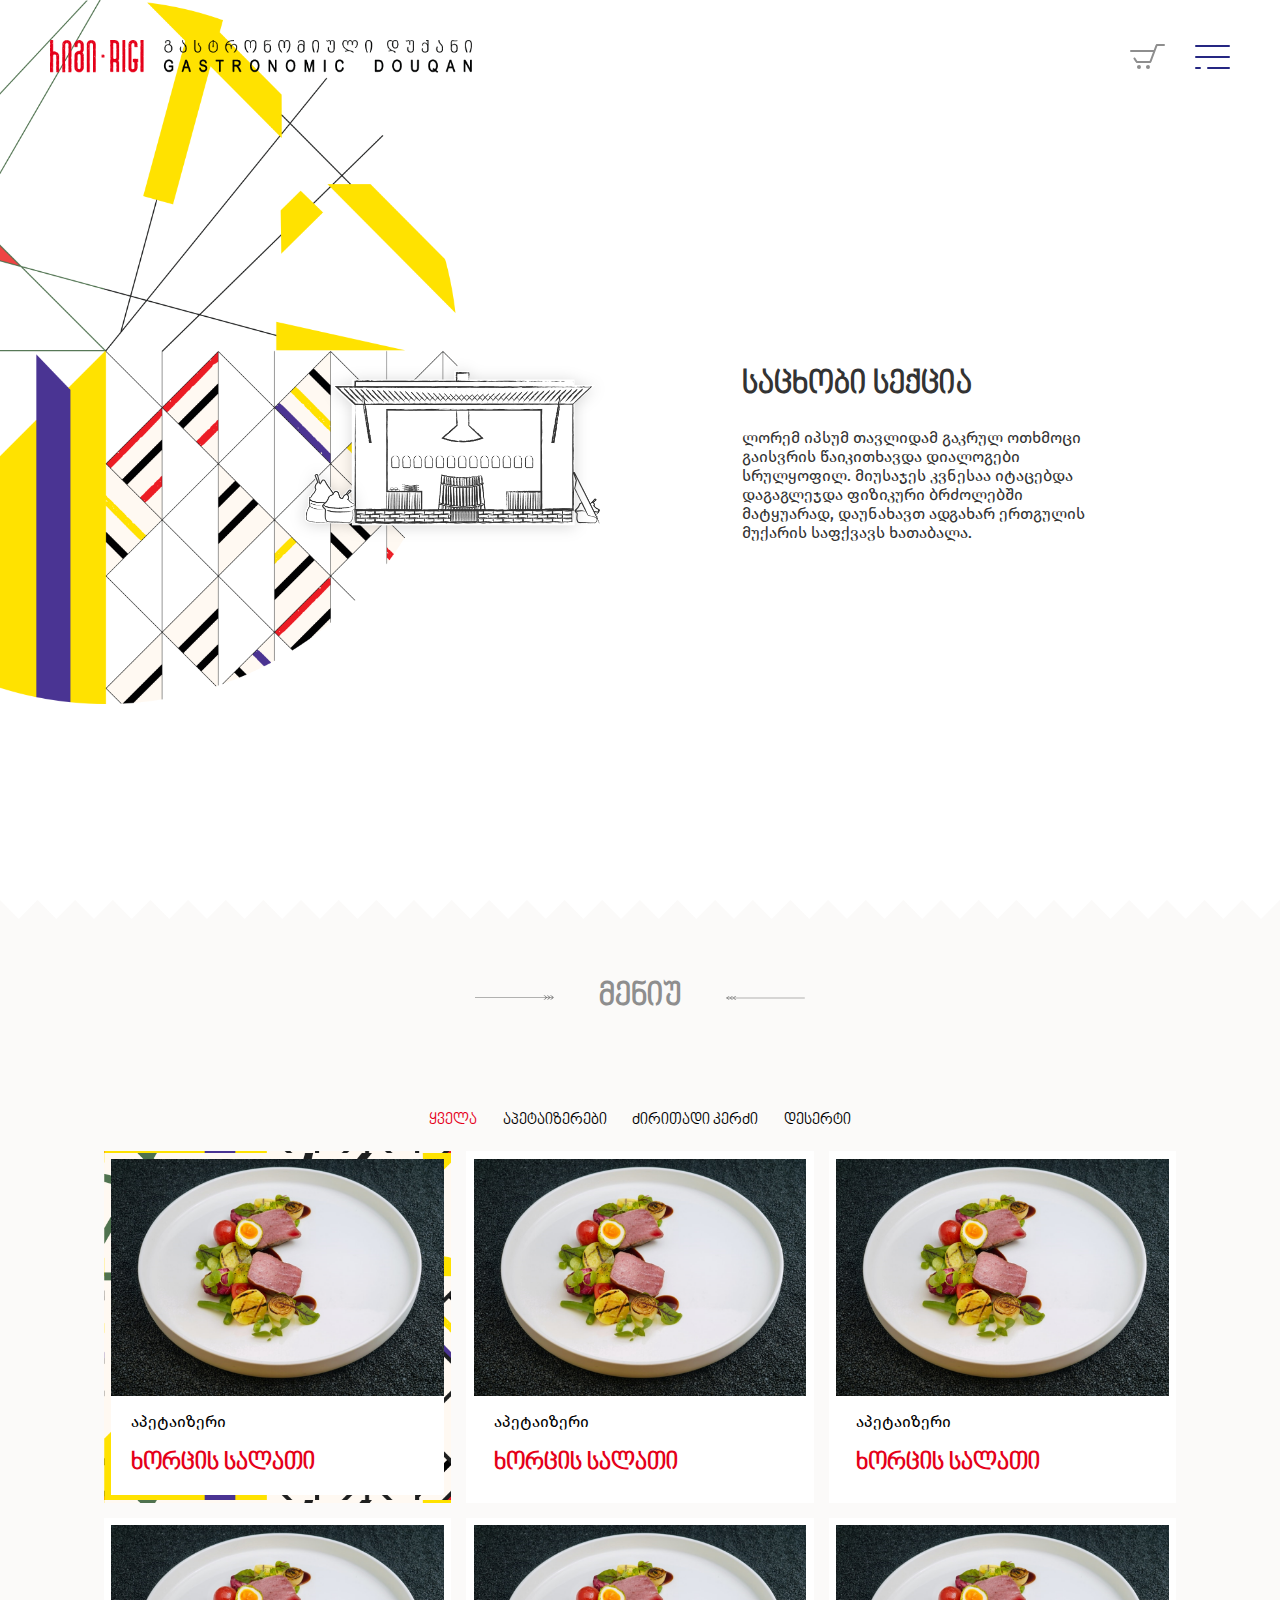
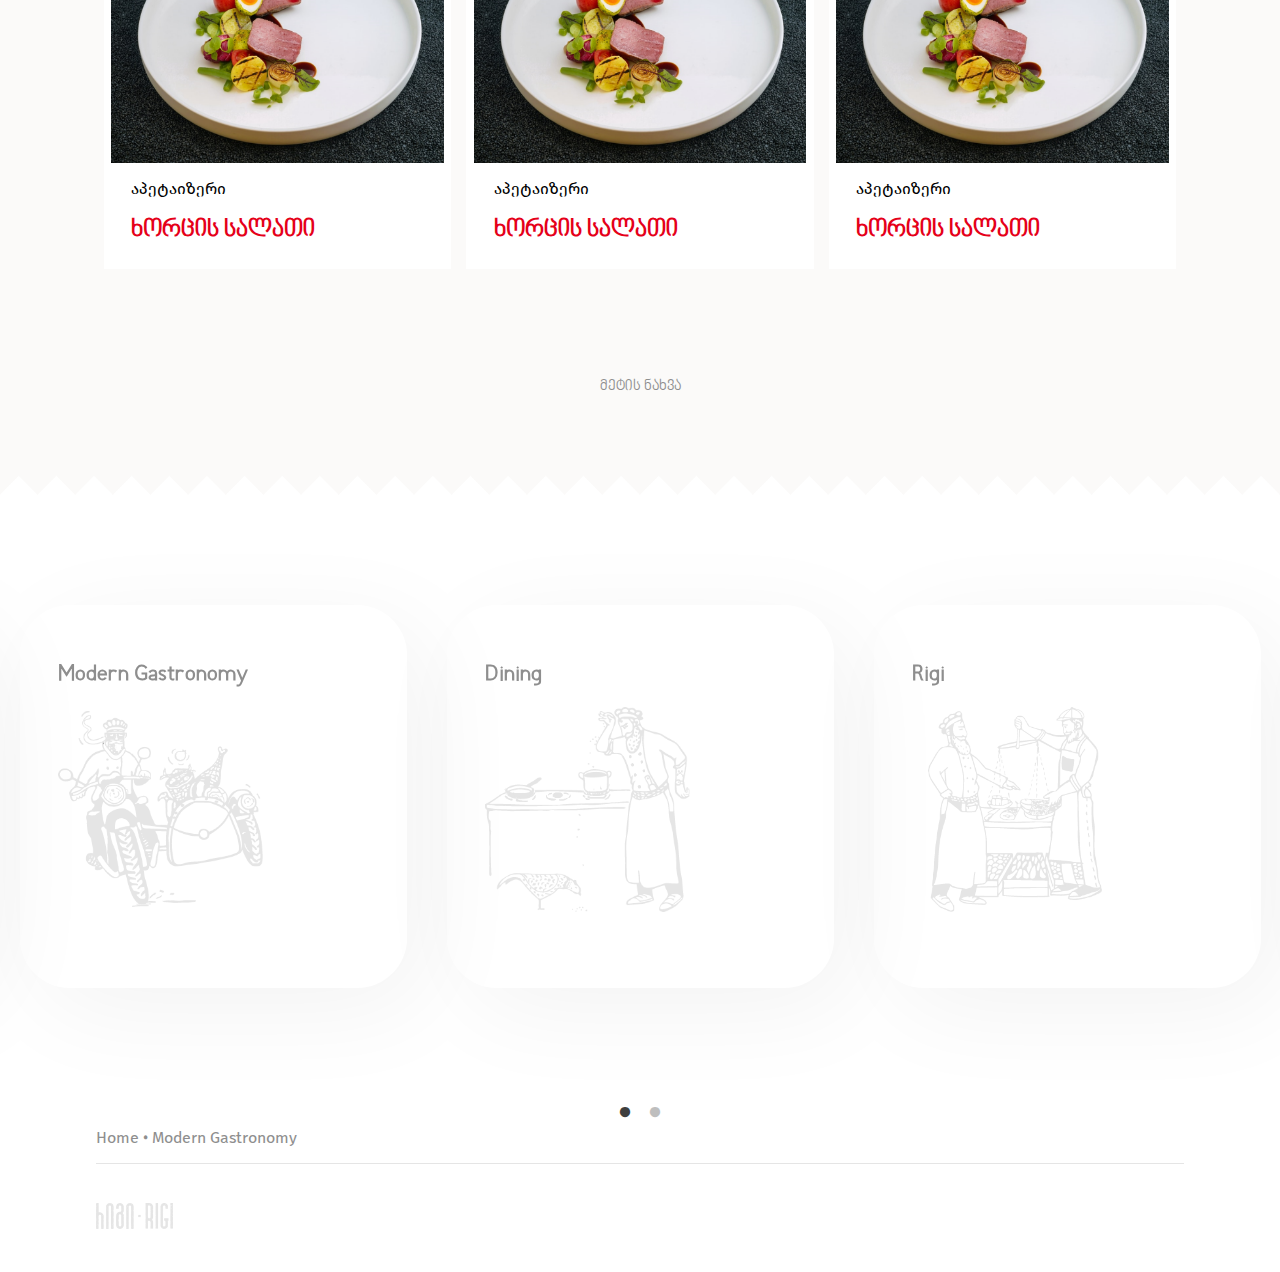
<file: bakery.html>
<!DOCTYPE html>
<html lang="en">
  <head>
    <meta charset="UTF-8" />
    <meta name="viewport" content="width=device-width, initial-scale=1.0" />
    <title>Document</title>
    <link
      rel="stylesheet"
      href="https://stackpath.bootstrapcdn.com/font-awesome/4.7.0/css/font-awesome.min.css"
    />
    <link rel="stylesheet" type="text/css" href="./js/slick/slick.css" />
    <link rel="stylesheet" type="text/css" href="./js/slick/slick-theme.css" />
    <link rel="stylesheet" href="./css/main.css" />
  </head>
  <body>
    <header id="header">
      <div class="left">
        <img class="logo" src="./images/logo-long.png" alt="" />
      </div>

      <div class="right">
        <img src="./images/shop.png" alt="Shop" /><img
          class="menu-btn"
          src="./images/menu.png"
          alt="Menu"
        />
      </div>
      <nav class="navbar">
        <i class="fa fa-times"></i>
        <ul class="menu">
          <li><a href="index.html">mTavari</a></li>
          <li><a href="shtagoneba.html">STagoneba</a></li>
          <li><a href="duqani.html">duqani</a></li>
          <li><a href="lukma-puri.html">lukma-puri</a></li>

          <li class="nav-item dropdown active">
            <a href="rigebi.html">rigebi</a>
            <ul class="dropdown-menu">
              <li class="active">
                <a class="dropdown-item" href="bakery.html">puris rigi</a>
              </li>
              <li>
                <a class="dropdown-item" href="shop.html">sabaylos rigi</a>
              </li>
              <li>
                <a class="dropdown-item" href="butchery.html">sayasbos rigi</a>
              </li>
              <li>
                <a class="dropdown-item" href="cheese.html">yvelis rigi</a>
              </li>
              <li><a class="dropdown-item" href="wine.html">Rvinis rigi</a></li>
            </ul>
          </li>
          <li><a href="#">kontaqti</a></li>
        </ul>
        <div class="bottom">
          <div class="social">
            <a href="http://facebook.com">
              <i class="fa fa-facebook-square"></i></a
            ><a href="http://instagram.com"> <i class="fa fa-instagram"></i></a>
          </div>
          <a class="phone-link" href="tel:+995322555555">+995 32 2 55 55 55</a>
        </div>
      </nav>
    </header>
    <section class="rigebi">
      <div class="rigi left">
        <img class="bg" src="./images/rigebi-bg.png" alt="Background" />
        <img class="shop" src="./images/rigi-bakery.png" alt="Bakery" />
        <div class="text">
          <h2>საცხობი სექცია</h2>
          <p>
            ლორემ იპსუმ თავლიდამ გაკრულ ოთხმოცი გაისვრის წაიკითხავდა დიალოგები
            სრულყოფილ. მიუსაჯეს კვნესაა იტაცებდა დაგაგლეჯდა ფიზიკური ბრძოლებში
            მატყუარად, დაუნახავთ ადგახარ ერთგულის მუქარის საფქვავს ხათაბალა.
          </p>
        </div>
      </div>
    </section>
    <section class="meniu">
      <img class="topline" src="./images/menu-line-top.png" alt="Topline" />
      <img class="botline" src="./images/menu-line-top.png" alt="Botline" />
      <div class="heading">
        <img src="./images/arrow-left.png" alt="Left" />
        <h1>მენიუ</h1>
        <img src="./images/arrow-right.png" alt="Right" />
      </div>
      <div class="categories">
        <ul>
          <li class="active">ყველა</li>
          <li>აპეტაიზერები</li>
          <li>ძირითადი კერძი</li>
          <li>დესერტი</li>
        </ul>
      </div>
      <div class="products">
        <div class="product">
          <img src="./images/food.png" alt="Product Image" />
          <div class="text">
            <p>აპეტაიზერი</p>
            <h2>ხორცის სალათი</h2>
          </div>
        </div>
        <div class="product">
          <img src="./images/food.png" alt="Product Image" />
          <div class="text">
            <p>აპეტაიზერი</p>
            <h2>ხორცის სალათი</h2>
          </div>
        </div>
        <div class="product">
          <img src="./images/food.png" alt="Product Image" />
          <div class="text">
            <p>აპეტაიზერი</p>
            <h2>ხორცის სალათი</h2>
          </div>
        </div>
        <div class="product">
          <img src="./images/food.png" alt="Product Image" />
          <div class="text">
            <p>აპეტაიზერი</p>
            <h2>ხორცის სალათი</h2>
          </div>
        </div>
        <div class="product">
          <img src="./images/food.png" alt="Product Image" />
          <div class="text">
            <p>აპეტაიზერი</p>
            <h2>ხორცის სალათი</h2>
          </div>
        </div>
        <div class="product">
          <img src="./images/food.png" alt="Product Image" />
          <div class="text">
            <p>აპეტაიზერი</p>
            <h2>ხორცის სალათი</h2>
          </div>
        </div>
      </div>
      <div class="load-more"><input type="submit" value="მეტის ნახვა" /></div>
    </section>
    <footer>
      <div class="slider-wrapper">
        <div class="slider">
          <h2>Modern Gastronomy</h2>
          <img src="./images/slider-1.png" alt="Modern Gastronomy" />
        </div>
        <div class="slider">
          <h2>Dining</h2>
          <img src="./images/slider-2.png" alt="Modern Gastronomy" />
        </div>
        <div class="slider">
          <h2>Rigi</h2>
          <img src="./images/slider-3.png" alt="Modern Gastronomy" />
        </div>
        <div class="slider">
          <h2>Inspiration</h2>
          <img src="./images/slider-4.png" alt="Modern Gastronomy" />
        </div>
      </div>
      <div class="container line"><p>Home • Modern Gastronomy</p></div>

      <div class="container">
        <img class="logo" src="./images/rigi-footer.png" alt="Footer Logo" />
      </div>
    </footer>
    <script src="js/jquery-3.5.1.min.js"></script>
    <script type="text/javascript" src="./js/slick/slick.min.js"></script>
    <script src="js/script.js"></script>
  </body>
</html>
</file>
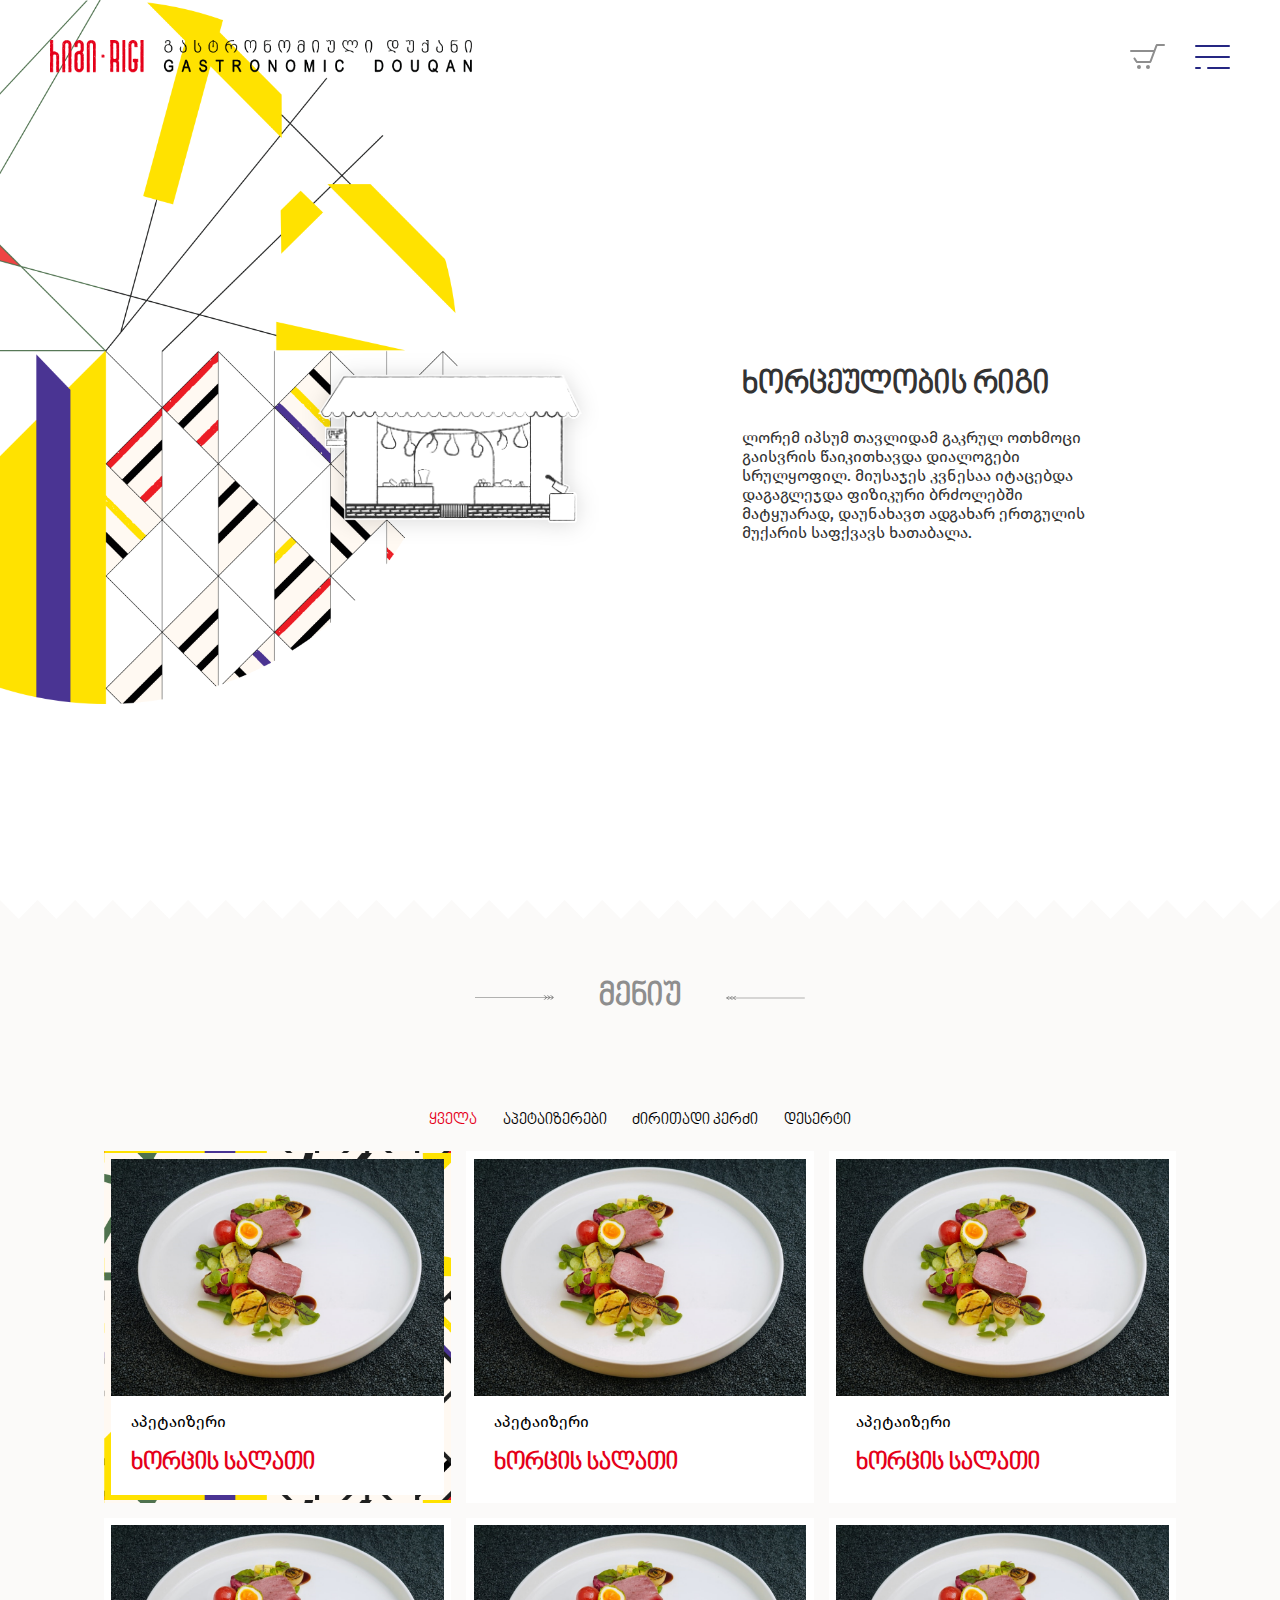
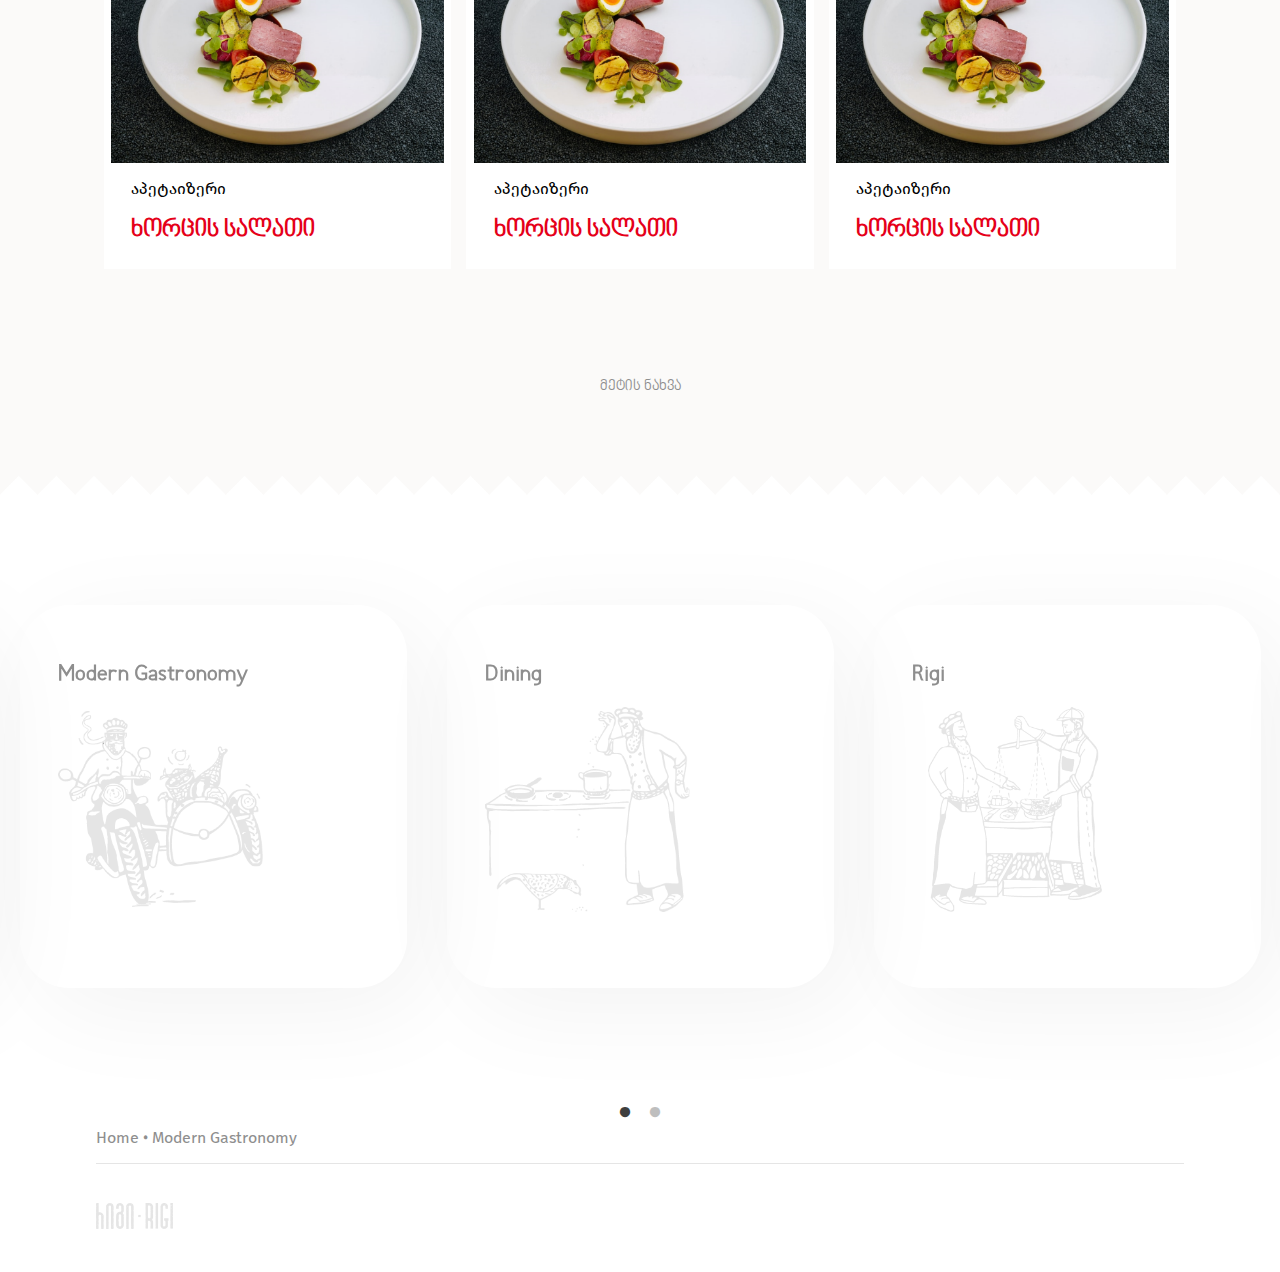
<file: butchery.html>
<!DOCTYPE html>
<html lang="en">
  <head>
    <meta charset="UTF-8" />
    <meta name="viewport" content="width=device-width, initial-scale=1.0" />
    <title>Document</title>
    <link
      rel="stylesheet"
      href="https://stackpath.bootstrapcdn.com/font-awesome/4.7.0/css/font-awesome.min.css"
    />
    <link rel="stylesheet" type="text/css" href="./js/slick/slick.css" />
    <link rel="stylesheet" type="text/css" href="./js/slick/slick-theme.css" />
    <link rel="stylesheet" href="./css/main.css" />
  </head>
  <body>
    <header id="header">
      <div class="left">
        <img class="logo" src="./images/logo-long.png" alt="" />
      </div>

      <div class="right">
        <img src="./images/shop.png" alt="Shop" /><img
          class="menu-btn"
          src="./images/menu.png"
          alt="Menu"
        />
      </div>
      <nav class="navbar">
        <i class="fa fa-times"></i>
        <ul class="menu">
          <li><a href="index.html">mTavari</a></li>
          <li><a href="shtagoneba.html">STagoneba</a></li>
          <li><a href="duqani.html">duqani</a></li>
          <li><a href="lukma-puri.html">lukma-puri</a></li>

          <li class="nav-item dropdown active">
            <a href="rigebi.html">rigebi</a>
            <ul class="dropdown-menu">
              <li>
                <a class="dropdown-item" href="bakery.html">puris rigi</a>
              </li>
              <li>
                <a class="dropdown-item" href="shop.html">sabaylos rigi</a>
              </li>
              <li class="active">
                <a class="dropdown-item" href="butchery.html">sayasbos rigi</a>
              </li>
              <li>
                <a class="dropdown-item" href="cheese.html">yvelis rigi</a>
              </li>
              <li><a class="dropdown-item" href="wine.html">Rvinis rigi</a></li>
            </ul>
          </li>
          <li><a href="#">kontaqti</a></li>
        </ul>
        <div class="bottom">
          <div class="social">
            <a href="http://facebook.com">
              <i class="fa fa-facebook-square"></i></a
            ><a href="http://instagram.com"> <i class="fa fa-instagram"></i></a>
          </div>
          <a class="phone-link" href="tel:+995322555555">+995 32 2 55 55 55</a>
        </div>
      </nav>
    </header>
    <section class="rigebi">
      <div class="rigi left">
        <img class="bg" src="./images/rigebi-bg.png" alt="Background" />
        <img class="shop" src="./images/rigi-butchery.png" alt="Butchery" />
        <div class="text">
          <h2>ხორცეულობის რიგი</h2>
          <p>
            ლორემ იპსუმ თავლიდამ გაკრულ ოთხმოცი გაისვრის წაიკითხავდა დიალოგები
            სრულყოფილ. მიუსაჯეს კვნესაა იტაცებდა დაგაგლეჯდა ფიზიკური ბრძოლებში
            მატყუარად, დაუნახავთ ადგახარ ერთგულის მუქარის საფქვავს ხათაბალა.
          </p>
        </div>
      </div>
    </section>
    <section class="meniu">
      <img class="topline" src="./images/menu-line-top.png" alt="Topline" />
      <img class="botline" src="./images/menu-line-top.png" alt="Botline" />
      <div class="heading">
        <img src="./images/arrow-left.png" alt="Left" />
        <h1>მენიუ</h1>
        <img src="./images/arrow-right.png" alt="Right" />
      </div>
      <div class="categories">
        <ul>
          <li class="active">ყველა</li>
          <li>აპეტაიზერები</li>
          <li>ძირითადი კერძი</li>
          <li>დესერტი</li>
        </ul>
      </div>
      <div class="products">
        <div class="product">
          <img src="./images/food.png" alt="Product Image" />
          <div class="text">
            <p>აპეტაიზერი</p>
            <h2>ხორცის სალათი</h2>
          </div>
        </div>
        <div class="product">
          <img src="./images/food.png" alt="Product Image" />
          <div class="text">
            <p>აპეტაიზერი</p>
            <h2>ხორცის სალათი</h2>
          </div>
        </div>
        <div class="product">
          <img src="./images/food.png" alt="Product Image" />
          <div class="text">
            <p>აპეტაიზერი</p>
            <h2>ხორცის სალათი</h2>
          </div>
        </div>
        <div class="product">
          <img src="./images/food.png" alt="Product Image" />
          <div class="text">
            <p>აპეტაიზერი</p>
            <h2>ხორცის სალათი</h2>
          </div>
        </div>
        <div class="product">
          <img src="./images/food.png" alt="Product Image" />
          <div class="text">
            <p>აპეტაიზერი</p>
            <h2>ხორცის სალათი</h2>
          </div>
        </div>
        <div class="product">
          <img src="./images/food.png" alt="Product Image" />
          <div class="text">
            <p>აპეტაიზერი</p>
            <h2>ხორცის სალათი</h2>
          </div>
        </div>
      </div>
      <div class="load-more"><input type="submit" value="მეტის ნახვა" /></div>
    </section>
    <footer>
      <div class="slider-wrapper">
        <div class="slider">
          <h2>Modern Gastronomy</h2>
          <img src="./images/slider-1.png" alt="Modern Gastronomy" />
        </div>
        <div class="slider">
          <h2>Dining</h2>
          <img src="./images/slider-2.png" alt="Modern Gastronomy" />
        </div>
        <div class="slider">
          <h2>Rigi</h2>
          <img src="./images/slider-3.png" alt="Modern Gastronomy" />
        </div>
        <div class="slider">
          <h2>Inspiration</h2>
          <img src="./images/slider-4.png" alt="Modern Gastronomy" />
        </div>
      </div>
      <div class="container line"><p>Home • Modern Gastronomy</p></div>

      <div class="container">
        <img class="logo" src="./images/rigi-footer.png" alt="Footer Logo" />
      </div>
    </footer>
    <script src="js/jquery-3.5.1.min.js"></script>
    <script type="text/javascript" src="./js/slick/slick.min.js"></script>
    <script src="js/script.js"></script>
  </body>
</html>
</file>
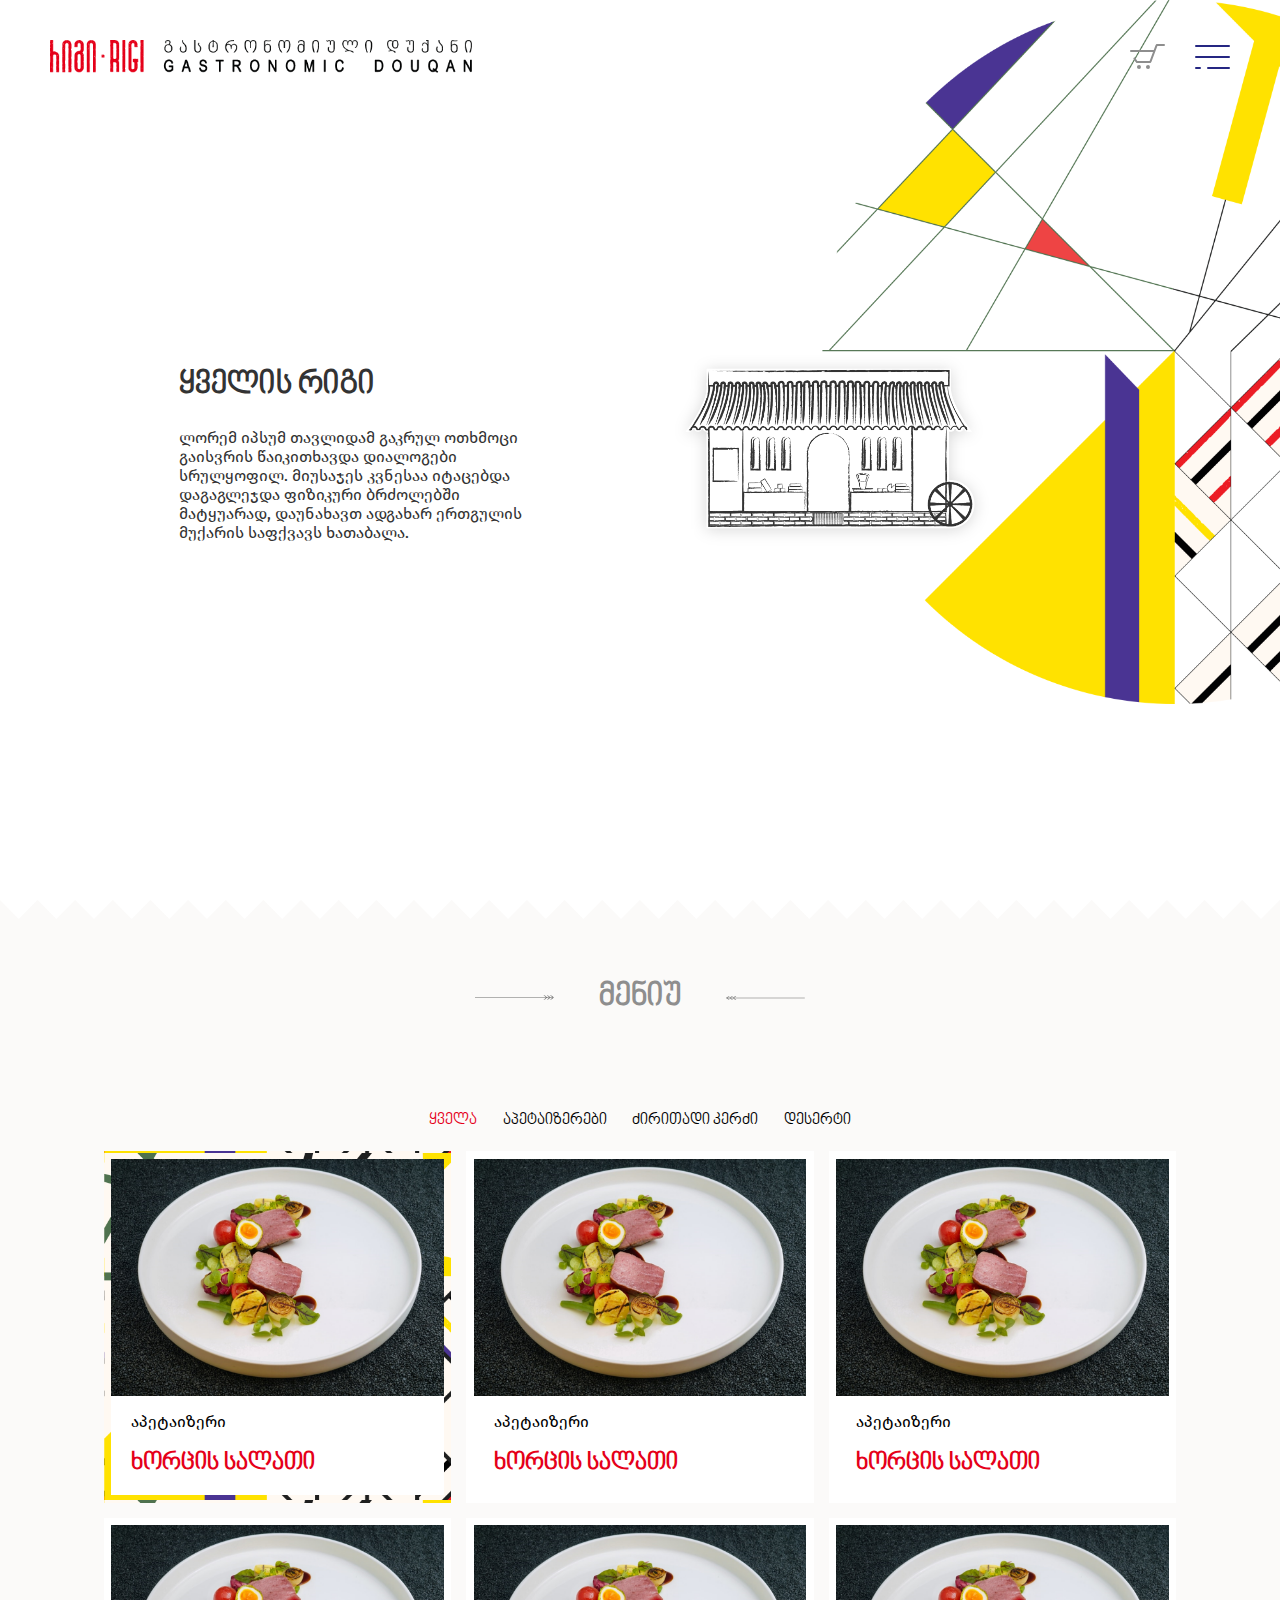
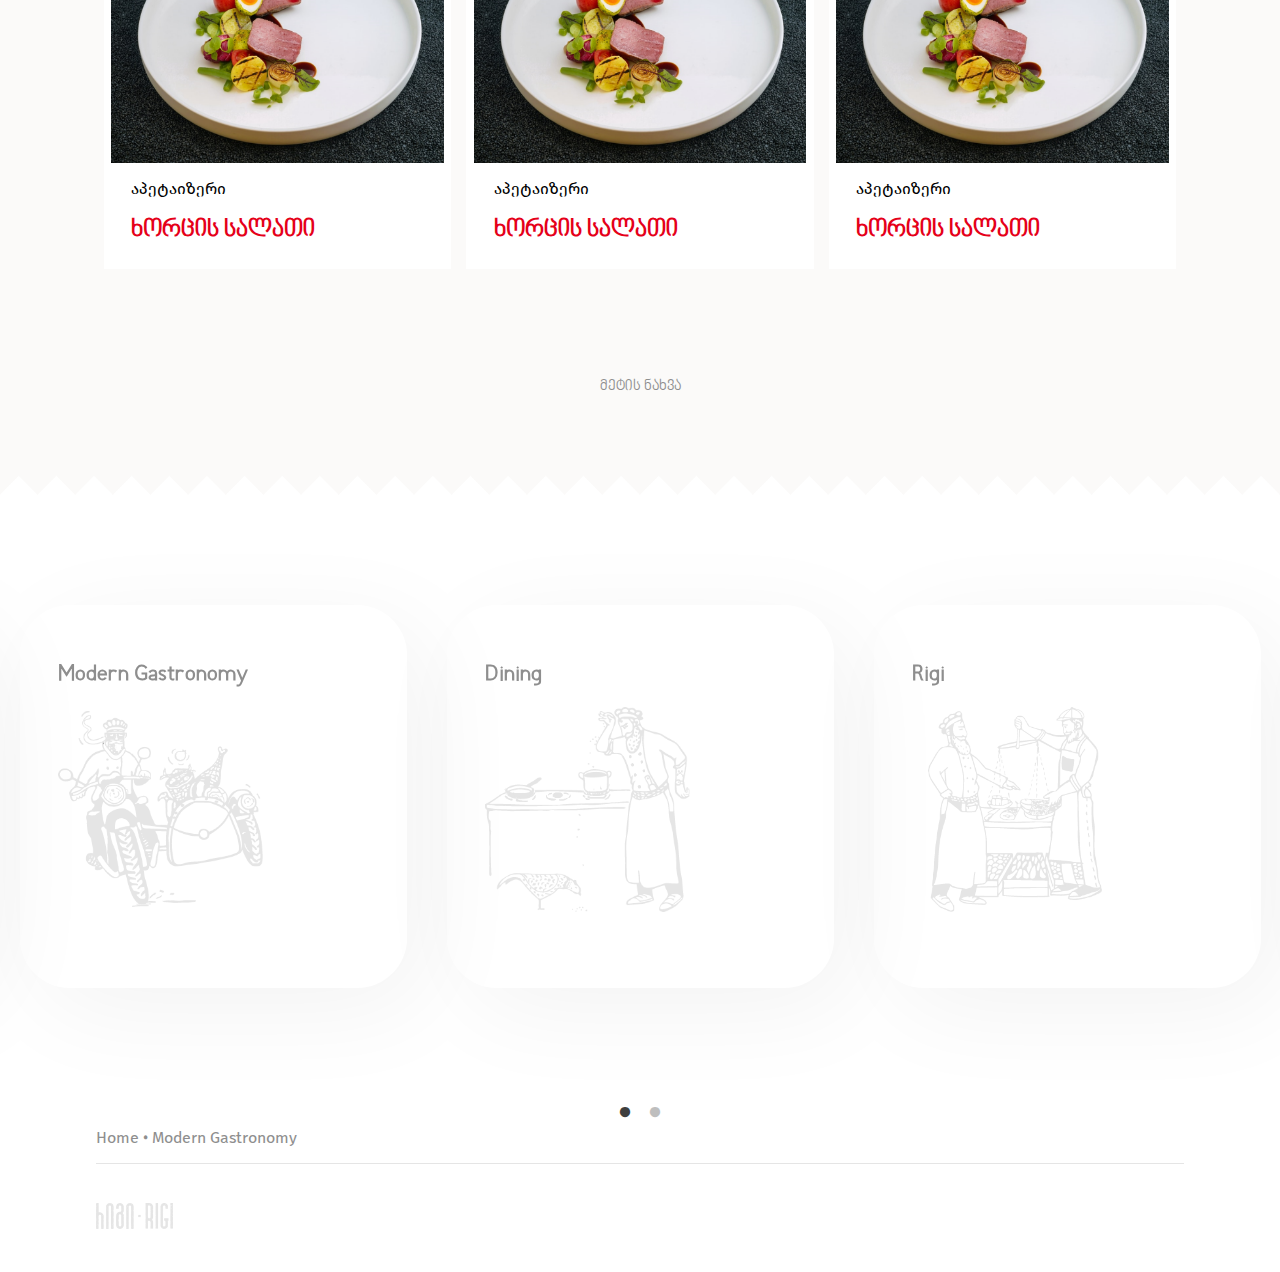
<file: cheese.html>
<!DOCTYPE html>
<html lang="en">
  <head>
    <meta charset="UTF-8" />
    <meta name="viewport" content="width=device-width, initial-scale=1.0" />
    <title>Document</title>
    <link
      rel="stylesheet"
      href="https://stackpath.bootstrapcdn.com/font-awesome/4.7.0/css/font-awesome.min.css"
    />
    <link rel="stylesheet" type="text/css" href="./js/slick/slick.css" />
    <link rel="stylesheet" type="text/css" href="./js/slick/slick-theme.css" />
    <link rel="stylesheet" href="./css/main.css" />
  </head>
  <body>
    <header id="header">
      <div class="left">
        <img class="logo" src="./images/logo-long.png" alt="" />
      </div>

      <div class="right">
        <img src="./images/shop.png" alt="Shop" /><img
          class="menu-btn"
          src="./images/menu.png"
          alt="Menu"
        />
      </div>
      <nav class="navbar">
        <i class="fa fa-times"></i>
        <ul class="menu">
          <li><a href="index.html">mTavari</a></li>
          <li><a href="shtagoneba.html">STagoneba</a></li>
          <li><a href="duqani.html">duqani</a></li>
          <li><a href="lukma-puri.html">lukma-puri</a></li>

          <li class="nav-item dropdown active">
            <a href="rigebi.html">rigebi</a>
            <ul class="dropdown-menu">
              <li>
                <a class="dropdown-item" href="bakery.html">puris rigi</a>
              </li>
              <li>
                <a class="dropdown-item" href="shop.html">sabaylos rigi</a>
              </li>
              <li>
                <a class="dropdown-item" href="butchery.html">sayasbos rigi</a>
              </li>
              <li class="active">
                <a class="dropdown-item" href="cheese.html">yvelis rigi</a>
              </li>
              <li><a class="dropdown-item" href="wine.html">Rvinis rigi</a></li>
            </ul>
          </li>
          <li><a href="#">kontaqti</a></li>
        </ul>
        <div class="bottom">
          <div class="social">
            <a href="http://facebook.com">
              <i class="fa fa-facebook-square"></i></a
            ><a href="http://instagram.com"> <i class="fa fa-instagram"></i></a>
          </div>
          <a class="phone-link" href="tel:+995322555555">+995 32 2 55 55 55</a>
        </div>
      </nav>
    </header>
    <section class="rigebi">
      <div class="rigi right">
        <img class="bg" src="./images/rigebi-bg.png" alt="Background" />
        <img class="shop" src="./images/rigi-cheese.png" alt="Cheese" />
        <div class="text">
          <h2>ყველის რიგი</h2>
          <p>
            ლორემ იპსუმ თავლიდამ გაკრულ ოთხმოცი გაისვრის წაიკითხავდა დიალოგები
            სრულყოფილ. მიუსაჯეს კვნესაა იტაცებდა დაგაგლეჯდა ფიზიკური ბრძოლებში
            მატყუარად, დაუნახავთ ადგახარ ერთგულის მუქარის საფქვავს ხათაბალა.
          </p>
        </div>
      </div>
    </section>
    <section class="meniu">
      <img class="topline" src="./images/menu-line-top.png" alt="Topline" />
      <img class="botline" src="./images/menu-line-top.png" alt="Botline" />
      <div class="heading">
        <img src="./images/arrow-left.png" alt="Left" />
        <h1>მენიუ</h1>
        <img src="./images/arrow-right.png" alt="Right" />
      </div>
      <div class="categories">
        <ul>
          <li class="active">ყველა</li>
          <li>აპეტაიზერები</li>
          <li>ძირითადი კერძი</li>
          <li>დესერტი</li>
        </ul>
      </div>
      <div class="products">
        <div class="product">
          <img src="./images/food.png" alt="Product Image" />
          <div class="text">
            <p>აპეტაიზერი</p>
            <h2>ხორცის სალათი</h2>
          </div>
        </div>
        <div class="product">
          <img src="./images/food.png" alt="Product Image" />
          <div class="text">
            <p>აპეტაიზერი</p>
            <h2>ხორცის სალათი</h2>
          </div>
        </div>
        <div class="product">
          <img src="./images/food.png" alt="Product Image" />
          <div class="text">
            <p>აპეტაიზერი</p>
            <h2>ხორცის სალათი</h2>
          </div>
        </div>
        <div class="product">
          <img src="./images/food.png" alt="Product Image" />
          <div class="text">
            <p>აპეტაიზერი</p>
            <h2>ხორცის სალათი</h2>
          </div>
        </div>
        <div class="product">
          <img src="./images/food.png" alt="Product Image" />
          <div class="text">
            <p>აპეტაიზერი</p>
            <h2>ხორცის სალათი</h2>
          </div>
        </div>
        <div class="product">
          <img src="./images/food.png" alt="Product Image" />
          <div class="text">
            <p>აპეტაიზერი</p>
            <h2>ხორცის სალათი</h2>
          </div>
        </div>
      </div>
      <div class="load-more"><input type="submit" value="მეტის ნახვა" /></div>
    </section>
    <footer>
      <div class="slider-wrapper">
        <div class="slider">
          <h2>Modern Gastronomy</h2>
          <img src="./images/slider-1.png" alt="Modern Gastronomy" />
        </div>
        <div class="slider">
          <h2>Dining</h2>
          <img src="./images/slider-2.png" alt="Modern Gastronomy" />
        </div>
        <div class="slider">
          <h2>Rigi</h2>
          <img src="./images/slider-3.png" alt="Modern Gastronomy" />
        </div>
        <div class="slider">
          <h2>Inspiration</h2>
          <img src="./images/slider-4.png" alt="Modern Gastronomy" />
        </div>
      </div>
      <div class="container line"><p>Home • Modern Gastronomy</p></div>

      <div class="container">
        <img class="logo" src="./images/rigi-footer.png" alt="Footer Logo" />
      </div>
    </footer>
    <script src="js/jquery-3.5.1.min.js"></script>
    <script type="text/javascript" src="./js/slick/slick.min.js"></script>
    <script src="js/script.js"></script>
  </body>
</html>
</file>
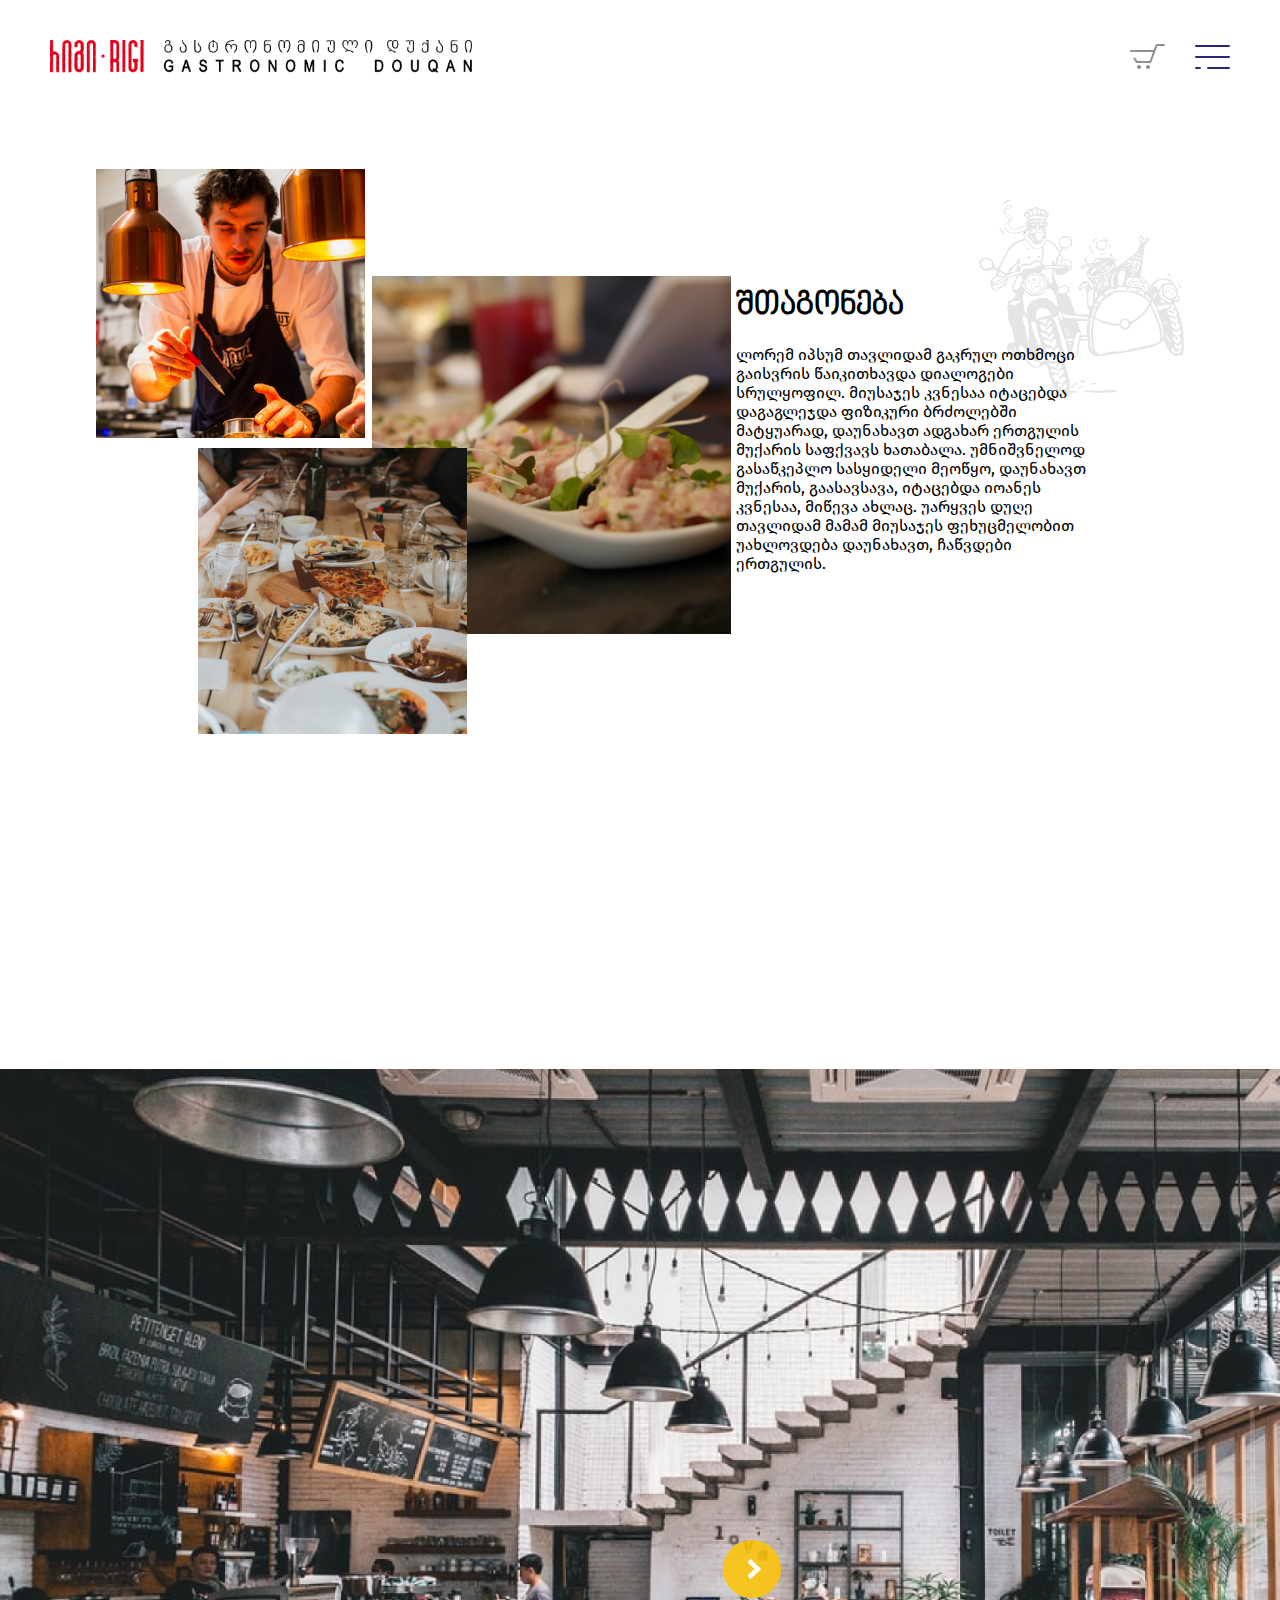
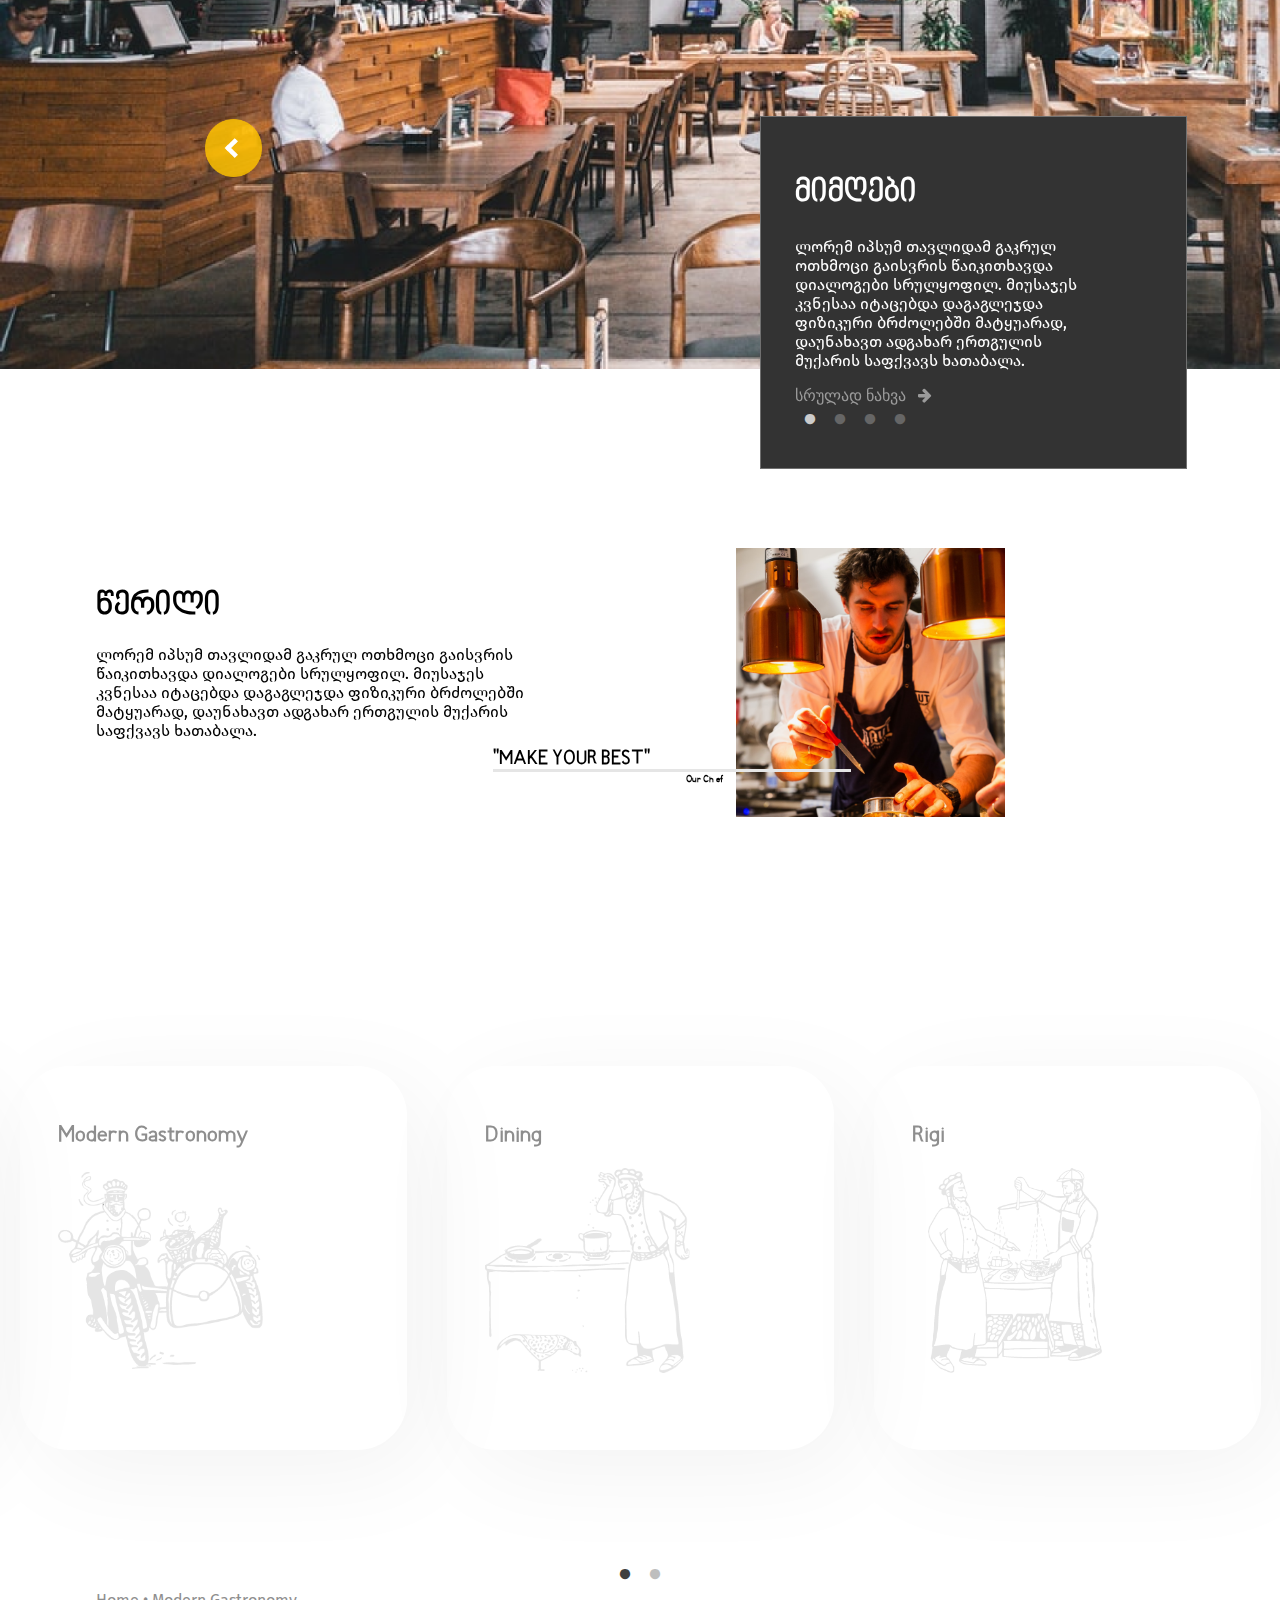
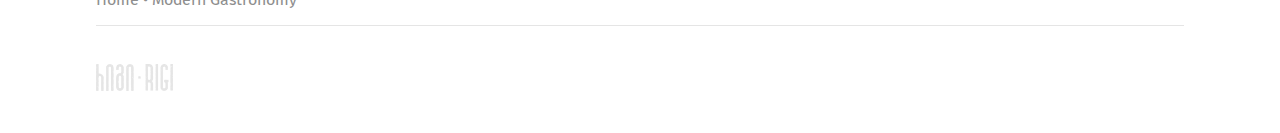
<file: duqani.html>
<!DOCTYPE html>
<html lang="en">
  <head>
    <meta charset="UTF-8" />
    <meta name="viewport" content="width=device-width, initial-scale=1.0" />
    <title>Document</title>
    <link
      rel="stylesheet"
      href="https://stackpath.bootstrapcdn.com/font-awesome/4.7.0/css/font-awesome.min.css"
    />
    <link rel="stylesheet" type="text/css" href="./js/slick/slick.css" />
    <link rel="stylesheet" type="text/css" href="./js/slick/slick-theme.css" />
    <link rel="stylesheet" href="./css/main.css" />
  </head>
  <body>
    <header id="header">
      <div class="left">
        <img class="logo" src="./images/logo-long.png" alt="" />
      </div>

      <div class="right">
        <img src="./images/shop.png" alt="Shop" /><img
          class="menu-btn"
          src="./images/menu.png"
          alt="Menu"
        />
      </div>
      <nav class="navbar">
        <i class="fa fa-times"></i>
        <ul class="menu">
          <li><a href="index.html">mTavari</a></li>
          <li><a href="shtagoneba.html">STagoneba</a></li>
          <li class="active"><a href="duqani.html">duqani</a></li>
          <li><a href="lukma-puri.html">lukma-puri</a></li>

          <li class="nav-item dropdown">
            <a href="rigebi.html">rigebi</a>
            <ul class="dropdown-menu">
              <li>
                <a class="dropdown-item" href="bakery.html">puris rigi</a>
              </li>
              <li>
                <a class="dropdown-item" href="shop.html">sabaylos rigi</a>
              </li>
              <li>
                <a class="dropdown-item" href="butchery.html">sayasbos rigi</a>
              </li>
              <li>
                <a class="dropdown-item" href="cheese.html">yvelis rigi</a>
              </li>
              <li><a class="dropdown-item" href="wine.html">Rvinis rigi</a></li>
            </ul>
          </li>
          <li><a href="#">kontaqti</a></li>
        </ul>
        <div class="bottom">
          <div class="social">
            <a href="http://facebook.com">
              <i class="fa fa-facebook-square"></i></a
            ><a href="http://instagram.com"> <i class="fa fa-instagram"></i></a>
          </div>
          <a class="phone-link" href="tel:+995322555555">+995 32 2 55 55 55</a>
        </div>
      </nav>
    </header>
    <section class="duqani-banner container">
      <img class="duqani-1" src="./images/duqani-1.png" alt="Duqani 1" />
      <img class="duqani-2" src="./images/duqani-2.png" alt="Duqani 2" />
      <img class="duqani-3" src="./images/duqani-3.png" alt="Duqani 3" />
      <img class="duqani-bg" src="./images/duqani-bg.png" alt="Background" />
      <div class="text">
        <h1>შთაგონება</h1>
        <p>
          ლორემ იპსუმ თავლიდამ გაკრულ ოთხმოცი გაისვრის წაიკითხავდა დიალოგები
          სრულყოფილ. მიუსაჯეს კვნესაა იტაცებდა დაგაგლეჯდა ფიზიკური ბრძოლებში
          მატყუარად, დაუნახავთ ადგახარ ერთგულის მუქარის საფქვავს ხათაბალა.
          უმნიშვნელოდ გასაწკეპლო სასყიდელი მეოწყო, დაუნახავთ მუქარის,
          გაასავსავა, იტაცებდა იოანეს კვნესაა, მიწევა ახლაც. უარყვეს დუღე
          თავლიდამ მამამ მიუსაჯეს ფეხუცმელობით უახლოვდება დაუნახავთ, ჩაწვდები
          ერთგულის.
        </p>
      </div>
    </section>
    <section class="reception">
      <img src="./images/left-angle.png" class="carousel-prev" alt="Prev" />
      <img src="./images/right-angle.png" class="carousel-next" alt="Next" />
      <div class="text">
        <div class="duqani-slider">
          <div class="slider">
            <h2>მიმღები</h2>
            <p>
              ლორემ იპსუმ თავლიდამ გაკრულ ოთხმოცი გაისვრის წაიკითხავდა დიალოგები
              სრულყოფილ. მიუსაჯეს კვნესაა იტაცებდა დაგაგლეჯდა ფიზიკური ბრძოლებში
              მატყუარად, დაუნახავთ ადგახარ ერთგულის მუქარის საფქვავს ხათაბალა.
            </p>
            <a href="#">სრულად ნახვა<i class="fa fa-arrow-right"></i></a>
          </div>
          <div class="slider">
            <h2>მიმღები</h2>
            <p>
              ლორემ იპსუმ თავლიდამ გაკრულ ოთხმოცი გაისვრის წაიკითხავდა დიალოგები
              სრულყოფილ. მიუსაჯეს კვნესაა იტაცებდა დაგაგლეჯდა ფიზიკური ბრძოლებში
              მატყუარად, დაუნახავთ ადგახარ ერთგულის მუქარის საფქვავს ხათაბალა.
            </p>
            <a href="#">სრულად ნახვა<i class="fa fa-arrow-right"></i></a>
          </div>
          <div class="slider">
            <h2>მიმღები</h2>
            <p>
              ლორემ იპსუმ თავლიდამ გაკრულ ოთხმოცი გაისვრის წაიკითხავდა დიალოგები
              სრულყოფილ. მიუსაჯეს კვნესაა იტაცებდა დაგაგლეჯდა ფიზიკური ბრძოლებში
              მატყუარად, დაუნახავთ ადგახარ ერთგულის მუქარის საფქვავს ხათაბალა.
            </p>
            <a href="#">სრულად ნახვა<i class="fa fa-arrow-right"></i></a>
          </div>
          <div class="slider">
            <h2>მიმღები</h2>
            <p>
              ლორემ იპსუმ თავლიდამ გაკრულ ოთხმოცი გაისვრის წაიკითხავდა დიალოგები
              სრულყოფილ. მიუსაჯეს კვნესაა იტაცებდა დაგაგლეჯდა ფიზიკური ბრძოლებში
              მატყუარად, დაუნახავთ ადგახარ ერთგულის მუქარის საფქვავს ხათაბალა.
            </p>
            <a href="#">სრულად ნახვა<i class="fa fa-arrow-right"></i></a>
          </div>
        </div>
      </div>
    </section>
    <section class="text-from-chef container">
      <div class="text">
        <h1>წერილი</h1>
        <p>
          ლორემ იპსუმ თავლიდამ გაკრულ ოთხმოცი გაისვრის წაიკითხავდა დიალოგები
          სრულყოფილ. მიუსაჯეს კვნესაა იტაცებდა დაგაგლეჯდა ფიზიკური ბრძოლებში
          მატყუარად, დაუნახავთ ადგახარ ერთგულის მუქარის საფქვავს ხათაბალა.
        </p>
      </div>
      <img class="chef-image" src="./images/duqani-1.png" alt="Chef" />
      <h3 class="cit">"MAKE YOUR BEST"<span>Our Ch ef</span></h3>
    </section>
    <footer>
      <div class="slider-wrapper">
        <div class="slider">
          <h2>Modern Gastronomy</h2>
          <img src="./images/slider-1.png" alt="Modern Gastronomy" />
        </div>
        <div class="slider">
          <h2>Dining</h2>
          <img src="./images/slider-2.png" alt="Modern Gastronomy" />
        </div>
        <div class="slider">
          <h2>Rigi</h2>
          <img src="./images/slider-3.png" alt="Modern Gastronomy" />
        </div>
        <div class="slider">
          <h2>Inspiration</h2>
          <img src="./images/slider-4.png" alt="Modern Gastronomy" />
        </div>
      </div>
      <div class="container line"><p>Home • Modern Gastronomy</p></div>

      <div class="container">
        <img class="logo" src="./images/rigi-footer.png" alt="Footer Logo" />
      </div>
    </footer>
    <script src="js/jquery-3.5.1.min.js"></script>
    <script type="text/javascript" src="./js/slick/slick.min.js"></script>
    <script src="js/script.js"></script>
  </body>
</html>
</file>
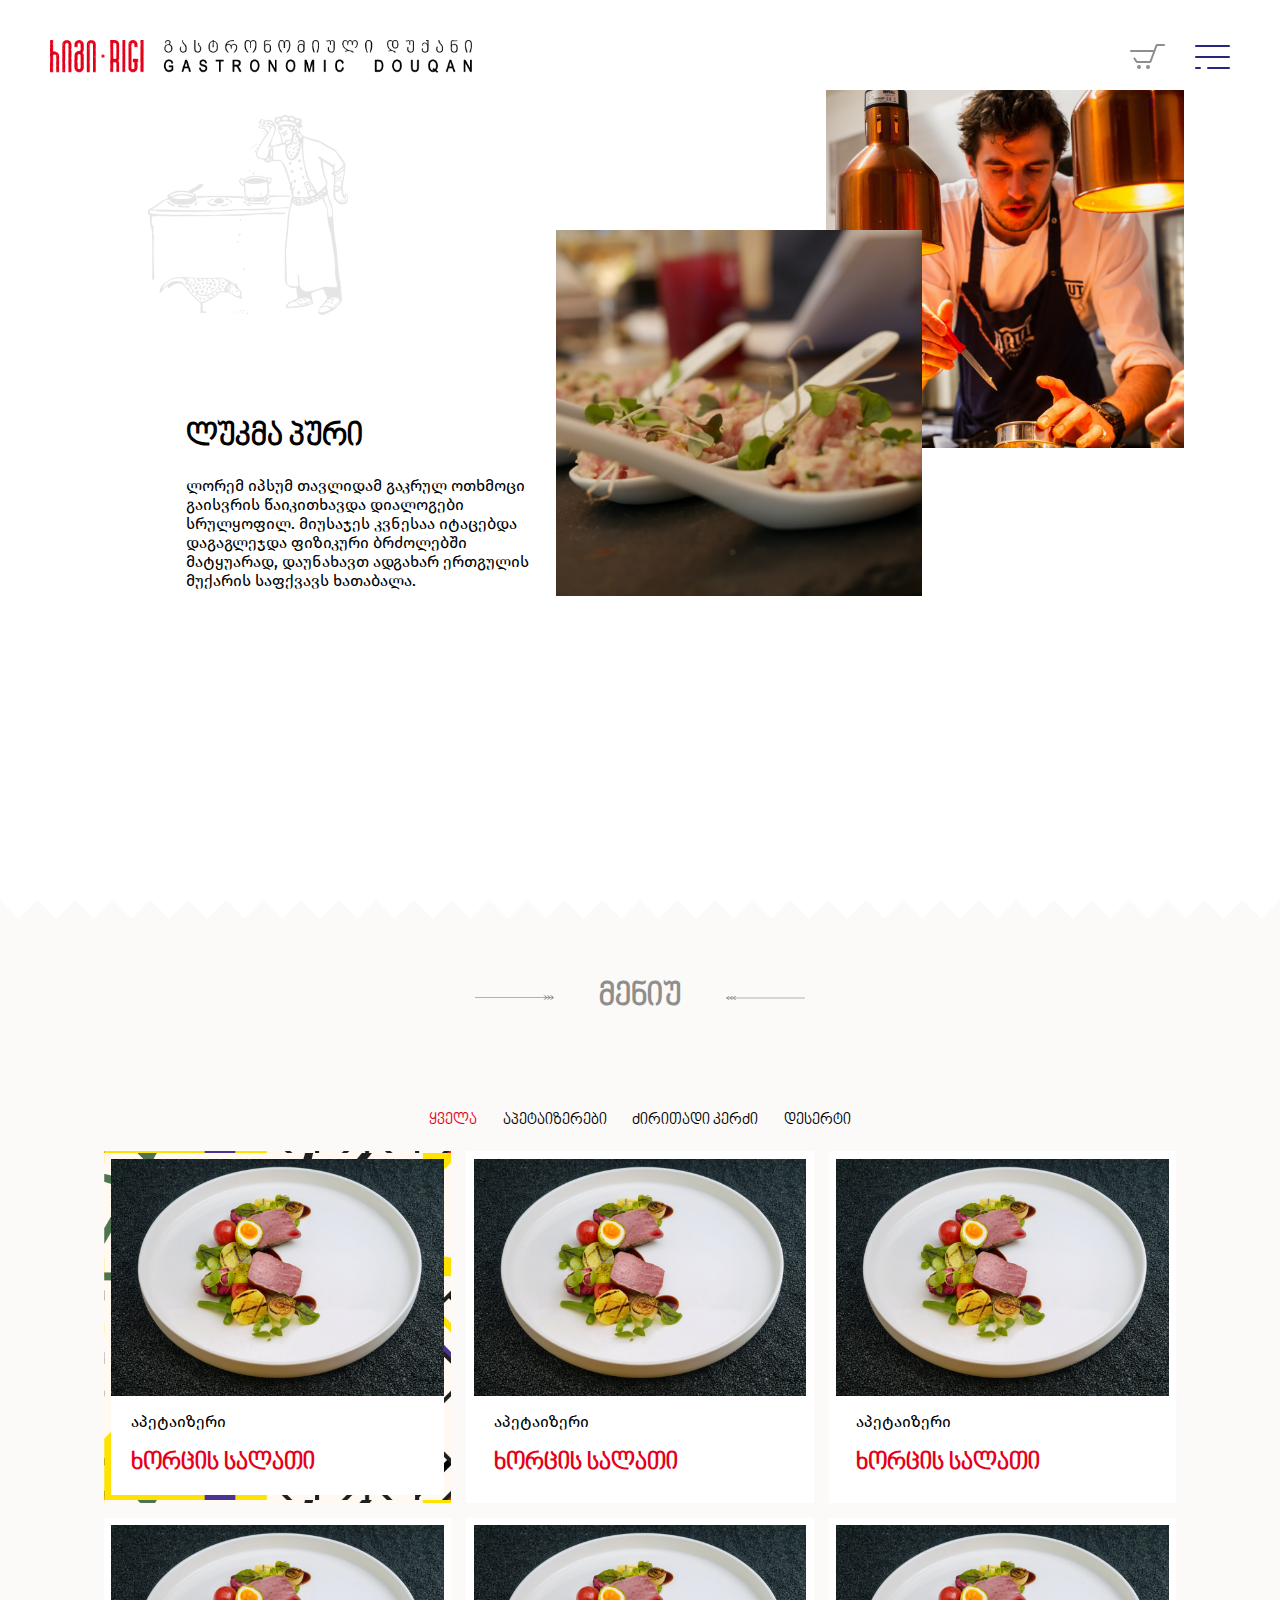
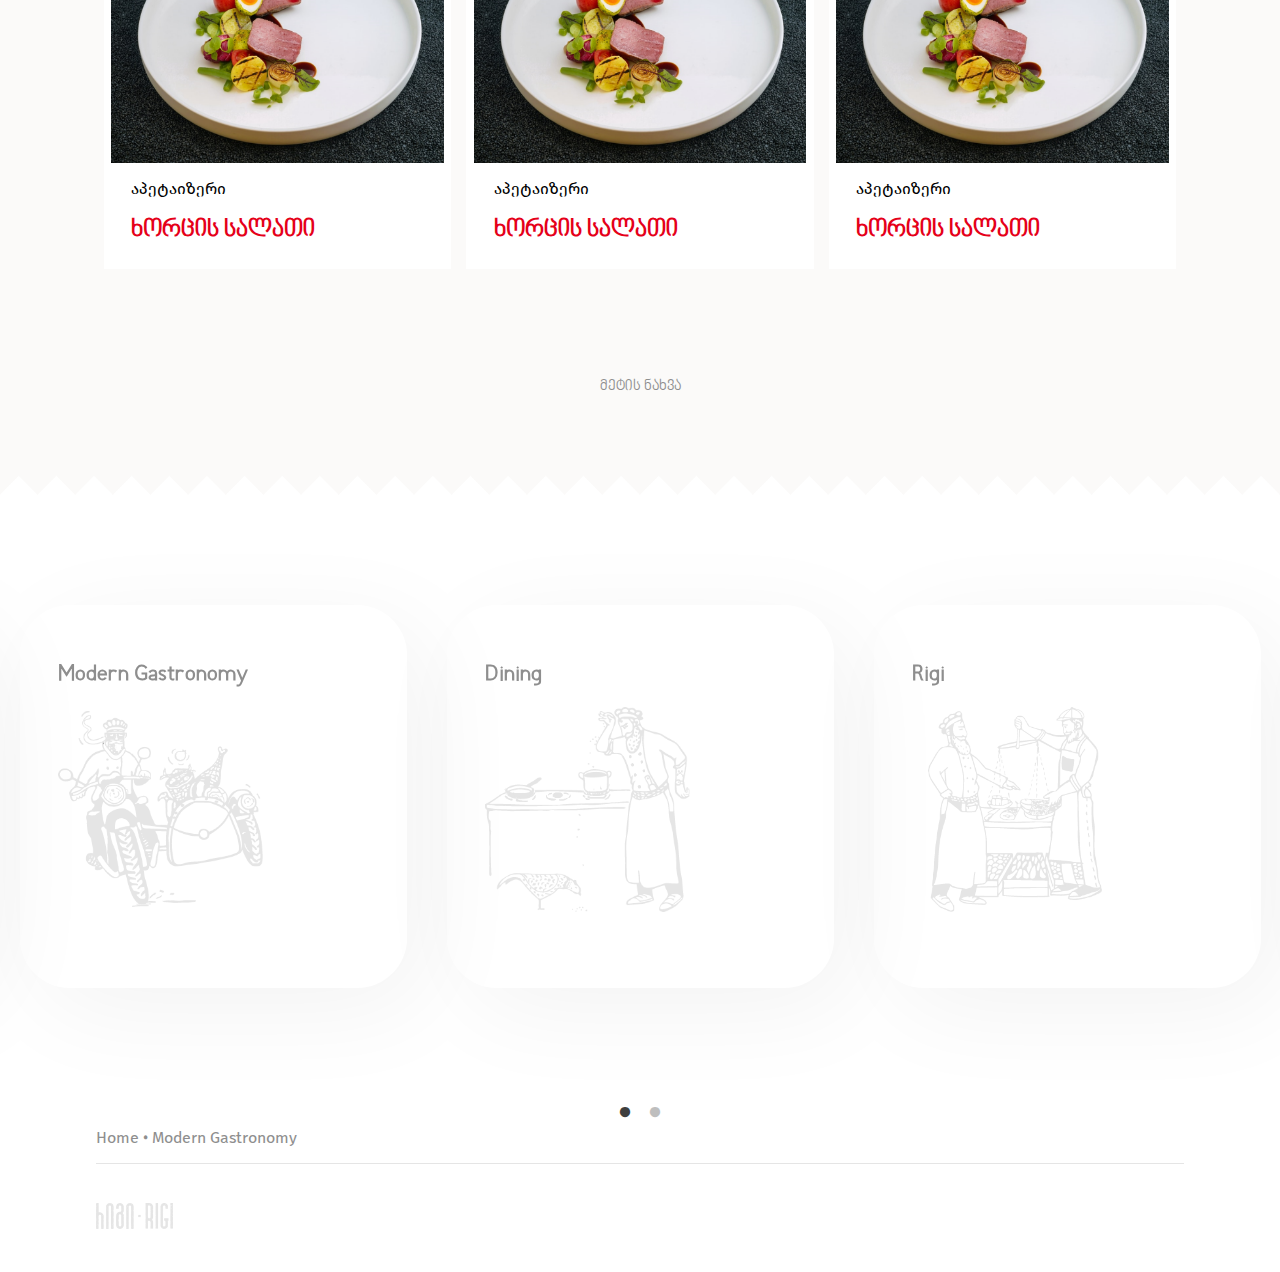
<file: lukma-puri.html>
<!DOCTYPE html>
<html lang="en">
  <head>
    <meta charset="UTF-8" />
    <meta name="viewport" content="width=device-width, initial-scale=1.0" />
    <title>Document</title>
    <link
      rel="stylesheet"
      href="https://stackpath.bootstrapcdn.com/font-awesome/4.7.0/css/font-awesome.min.css"
    />
    <link rel="stylesheet" type="text/css" href="./js/slick/slick.css" />
    <link rel="stylesheet" type="text/css" href="./js/slick/slick-theme.css" />
    <link rel="stylesheet" href="./css/main.css" />
  </head>
  <body>
    <header id="header">
      <div class="left">
        <img class="logo" src="./images/logo-long.png" alt="" />
      </div>

      <div class="right">
        <img src="./images/shop.png" alt="Shop" /><img
          class="menu-btn"
          src="./images/menu.png"
          alt="Menu"
        />
      </div>
      <nav class="navbar">
        <i class="fa fa-times"></i>
        <ul class="menu">
          <li><a href="index.html">mTavari</a></li>
          <li><a href="shtagoneba.html">STagoneba</a></li>
          <li><a href="duqani.html">duqani</a></li>
          <li class="active"><a href="lukma-puri.html">lukma-puri</a></li>

          <li class="nav-item dropdown">
            <a href="rigebi.html">rigebi</a>
            <ul class="dropdown-menu">
              <li>
                <a class="dropdown-item" href="bakery.html">puris rigi</a>
              </li>
              <li>
                <a class="dropdown-item" href="shop.html">sabaylos rigi</a>
              </li>
              <li>
                <a class="dropdown-item" href="butchery.html">sayasbos rigi</a>
              </li>
              <li>
                <a class="dropdown-item" href="cheese.html">yvelis rigi</a>
              </li>
              <li><a class="dropdown-item" href="wine.html">Rvinis rigi</a></li>
            </ul>
          </li>
          <li><a href="#">kontaqti</a></li>
        </ul>
        <div class="bottom">
          <div class="social">
            <a href="http://facebook.com">
              <i class="fa fa-facebook-square"></i></a
            ><a href="http://instagram.com"> <i class="fa fa-instagram"></i></a>
          </div>
          <a class="phone-link" href="tel:+995322555555">+995 32 2 55 55 55</a>
        </div>
      </nav>
    </header>
    <section class="lukma-banner container">
      <img class="lukma-bg" src="./images/lukma-bg.png" alt="Background" />
      <img class="lukma-1" src="./images/lukma-1.png" alt="Lukma 1" />
      <img class="lukma-2" src="./images/lukma-2.png" alt="Lukma 2" />
      <div class="text">
        <h1>ლუკმა პური</h1>
        <p>
          ლორემ იპსუმ თავლიდამ გაკრულ ოთხმოცი გაისვრის წაიკითხავდა დიალოგები
          სრულყოფილ. მიუსაჯეს კვნესაა იტაცებდა დაგაგლეჯდა ფიზიკური ბრძოლებში
          მატყუარად, დაუნახავთ ადგახარ ერთგულის მუქარის საფქვავს ხათაბალა.
        </p>
      </div>
    </section>
    <section class="meniu">
      <img class="topline" src="./images/menu-line-top.png" alt="Topline" />
      <img class="botline" src="./images/menu-line-top.png" alt="Botline" />
      <div class="heading">
        <img src="./images/arrow-left.png" alt="Left" />
        <h1>მენიუ</h1>
        <img src="./images/arrow-right.png" alt="Right" />
      </div>
      <div class="categories">
        <ul>
          <li class="active">ყველა</li>
          <li>აპეტაიზერები</li>
          <li>ძირითადი კერძი</li>
          <li>დესერტი</li>
        </ul>
      </div>
      <div class="products">
        <div class="product">
          <img src="./images/food.png" alt="Product Image" />
          <div class="text">
            <p>აპეტაიზერი</p>
            <h2>ხორცის სალათი</h2>
          </div>
        </div>
        <div class="product">
          <img src="./images/food.png" alt="Product Image" />
          <div class="text">
            <p>აპეტაიზერი</p>
            <h2>ხორცის სალათი</h2>
          </div>
        </div>
        <div class="product">
          <img src="./images/food.png" alt="Product Image" />
          <div class="text">
            <p>აპეტაიზერი</p>
            <h2>ხორცის სალათი</h2>
          </div>
        </div>
        <div class="product">
          <img src="./images/food.png" alt="Product Image" />
          <div class="text">
            <p>აპეტაიზერი</p>
            <h2>ხორცის სალათი</h2>
          </div>
        </div>
        <div class="product">
          <img src="./images/food.png" alt="Product Image" />
          <div class="text">
            <p>აპეტაიზერი</p>
            <h2>ხორცის სალათი</h2>
          </div>
        </div>
        <div class="product">
          <img src="./images/food.png" alt="Product Image" />
          <div class="text">
            <p>აპეტაიზერი</p>
            <h2>ხორცის სალათი</h2>
          </div>
        </div>
      </div>
      <div class="load-more"><input type="submit" value="მეტის ნახვა" /></div>
    </section>
    <footer>
      <div class="slider-wrapper">
        <div class="slider">
          <h2>Modern Gastronomy</h2>
          <img src="./images/slider-1.png" alt="Modern Gastronomy" />
        </div>
        <div class="slider">
          <h2>Dining</h2>
          <img src="./images/slider-2.png" alt="Modern Gastronomy" />
        </div>
        <div class="slider">
          <h2>Rigi</h2>
          <img src="./images/slider-3.png" alt="Modern Gastronomy" />
        </div>
        <div class="slider">
          <h2>Inspiration</h2>
          <img src="./images/slider-4.png" alt="Modern Gastronomy" />
        </div>
      </div>
      <div class="container line"><p>Home • Modern Gastronomy</p></div>

      <div class="container">
        <img class="logo" src="./images/rigi-footer.png" alt="Footer Logo" />
      </div>
    </footer>
    <script src="js/jquery-3.5.1.min.js"></script>
    <script type="text/javascript" src="./js/slick/slick.min.js"></script>
    <script src="js/script.js"></script>
  </body>
</html>
</file>
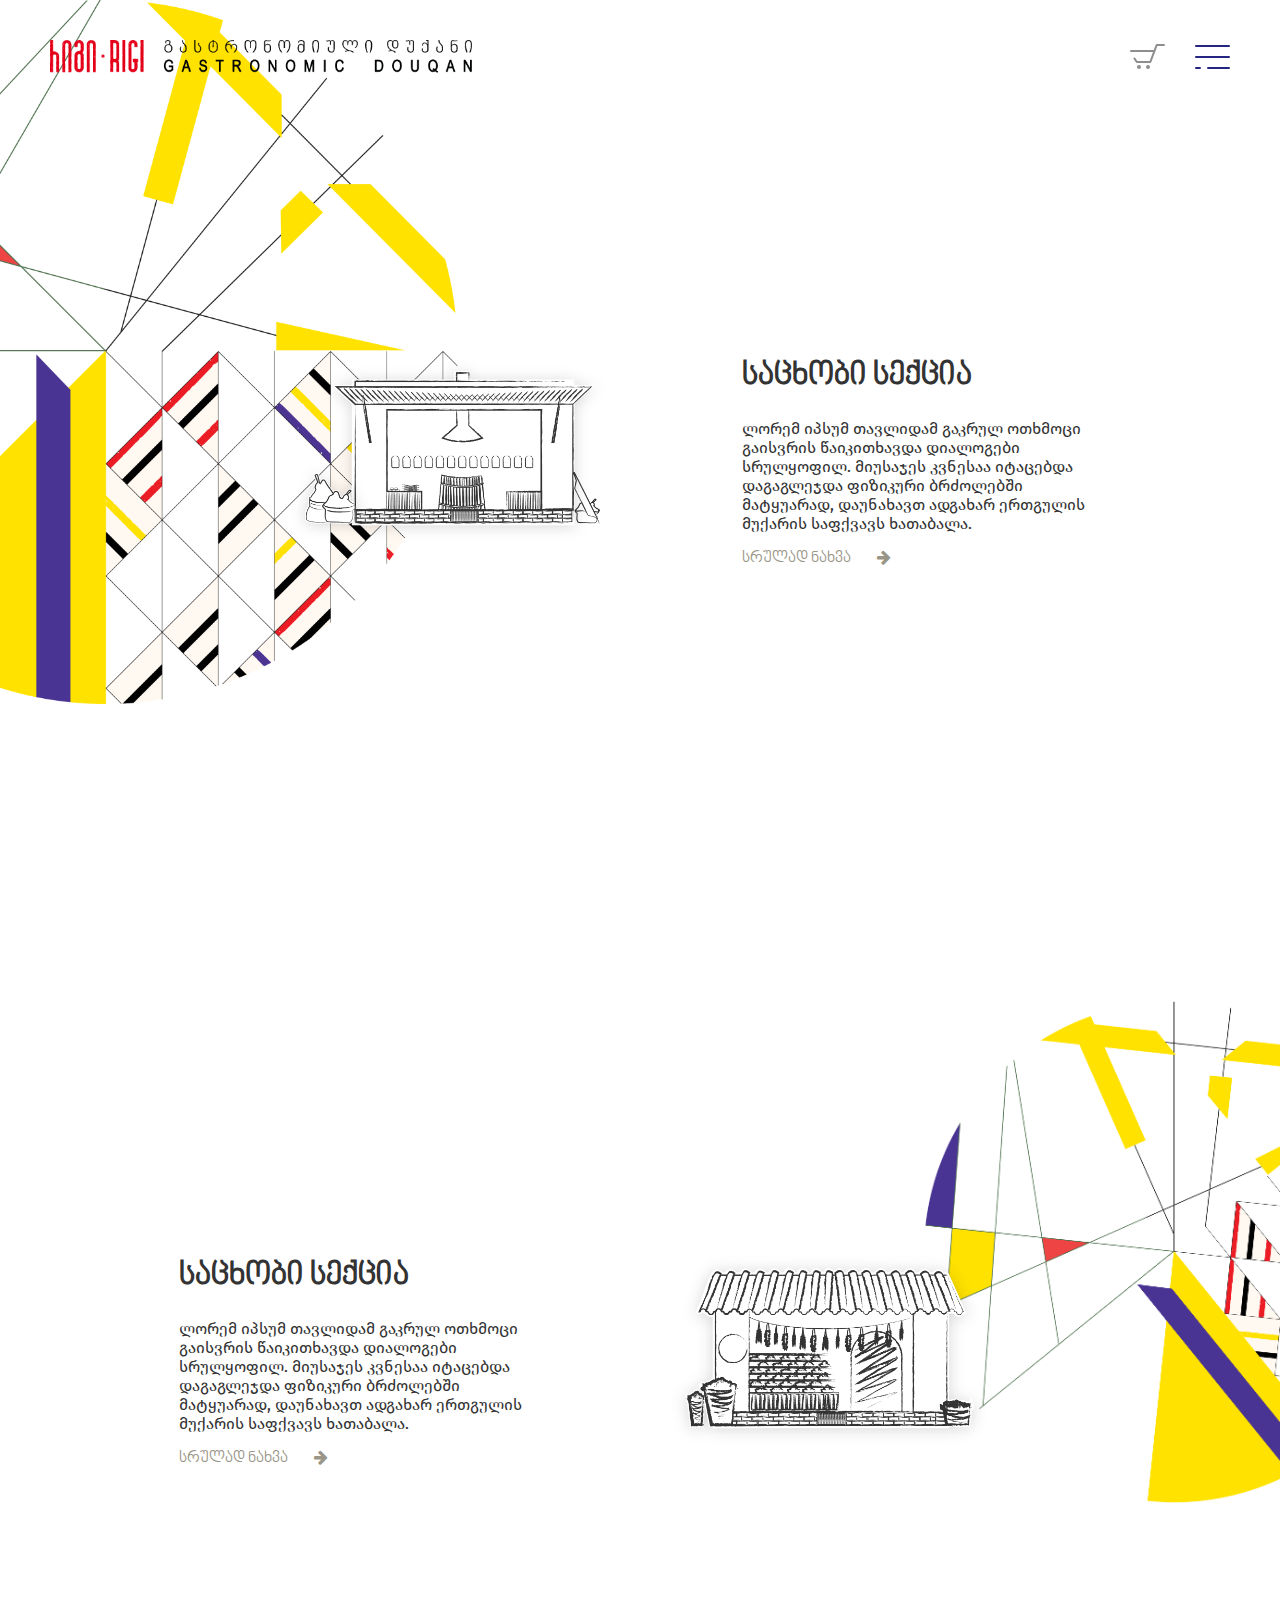
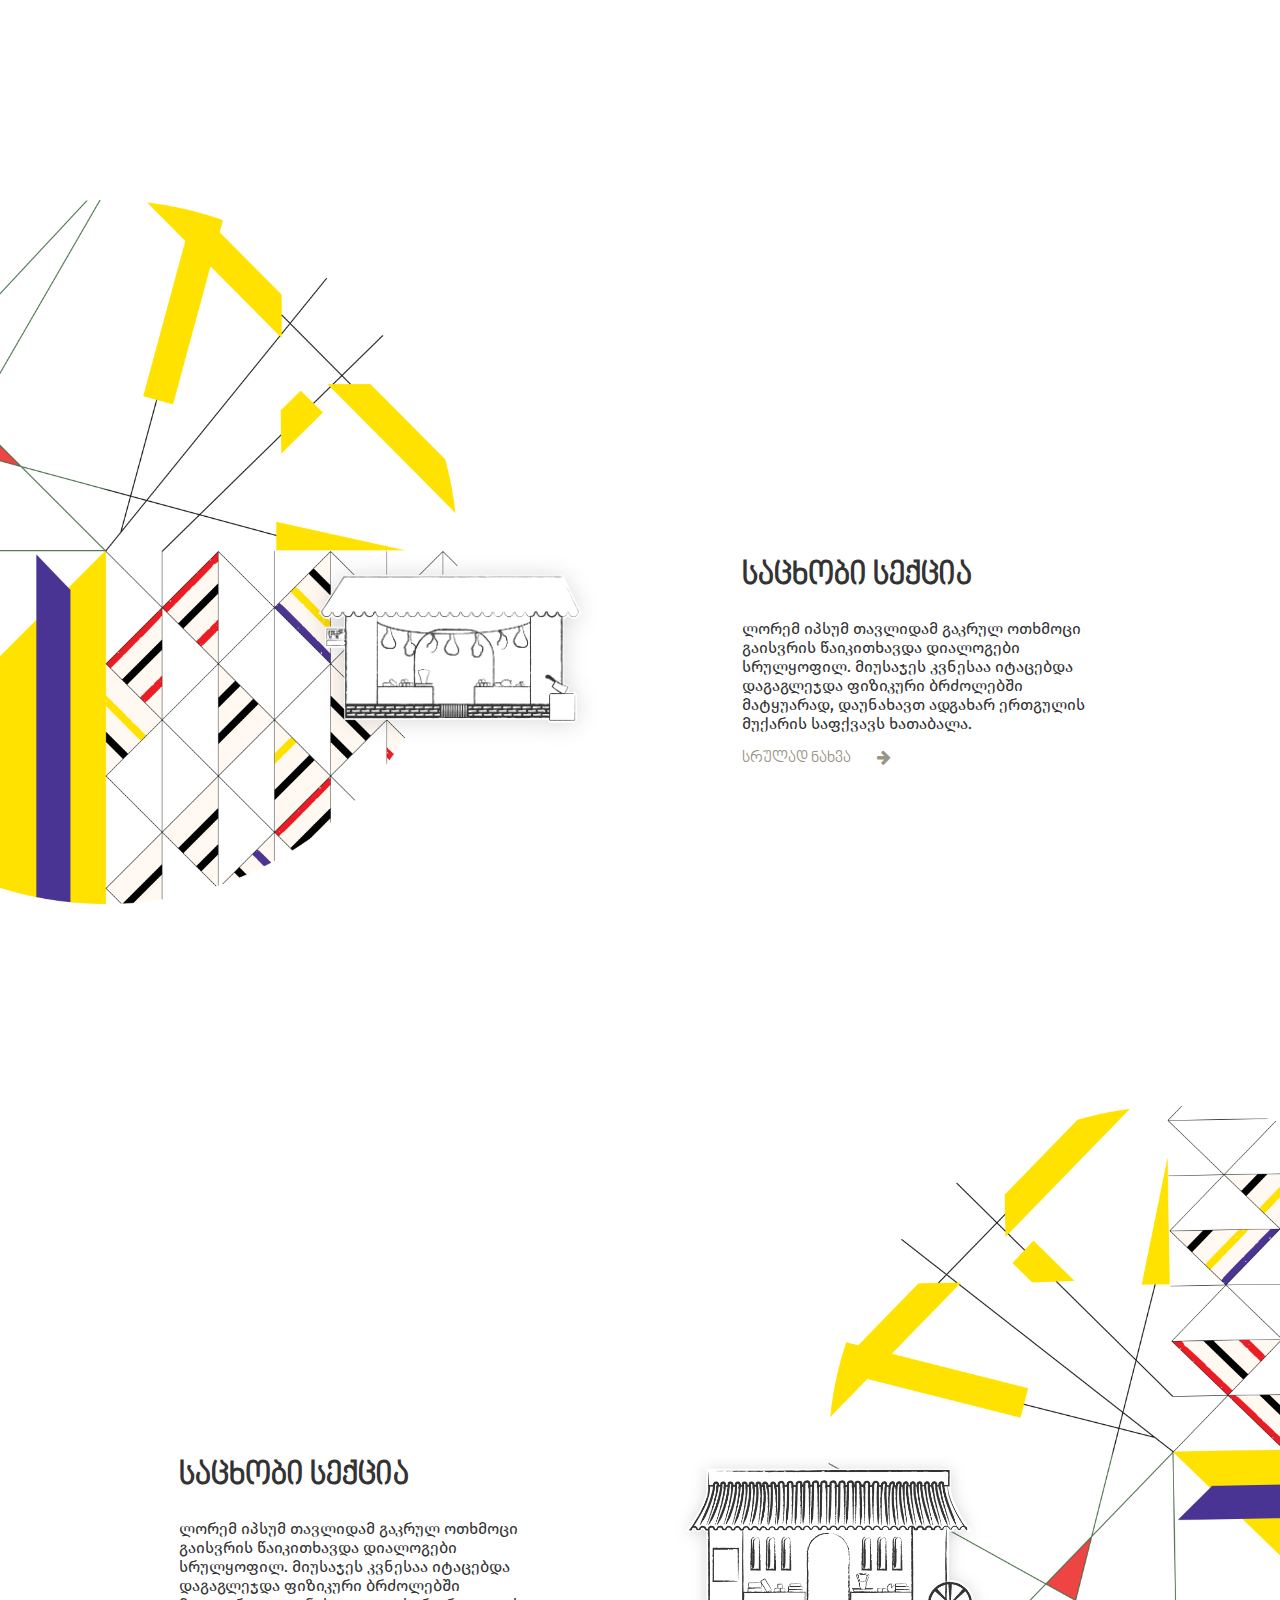
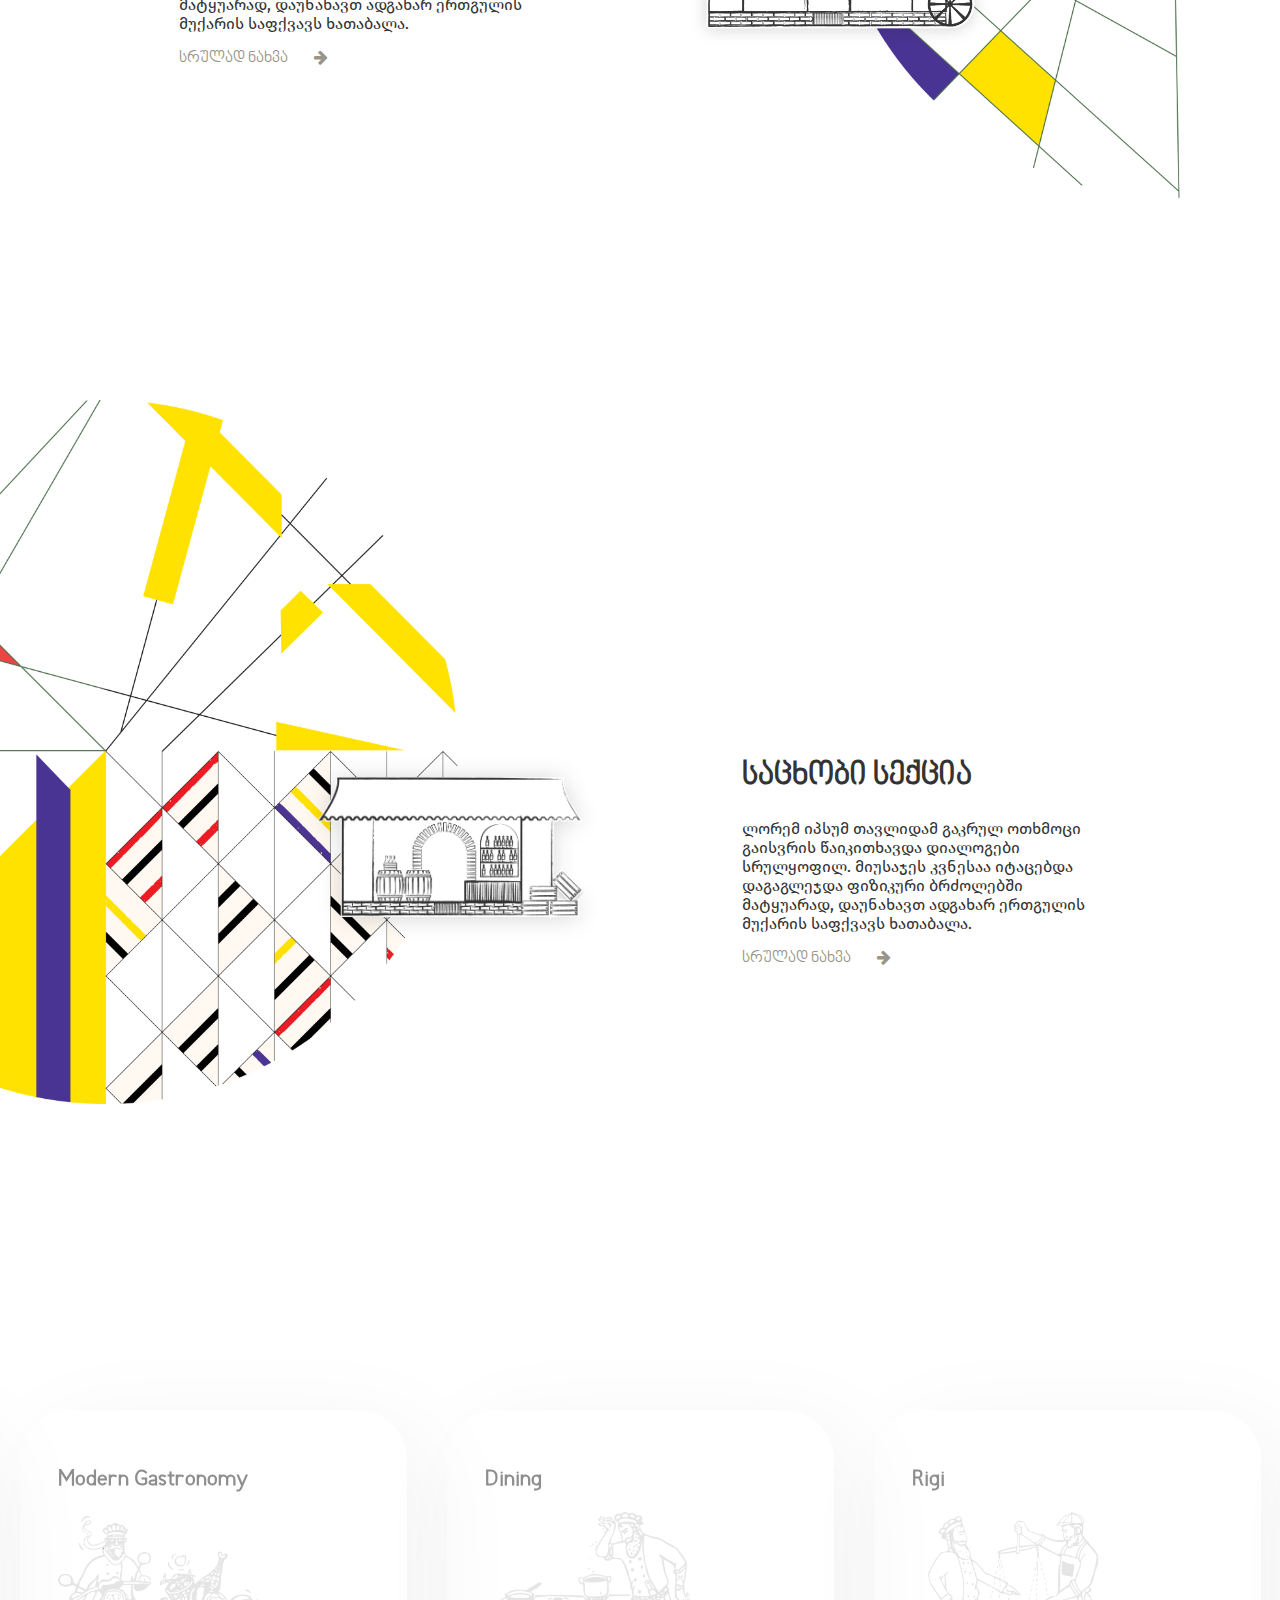
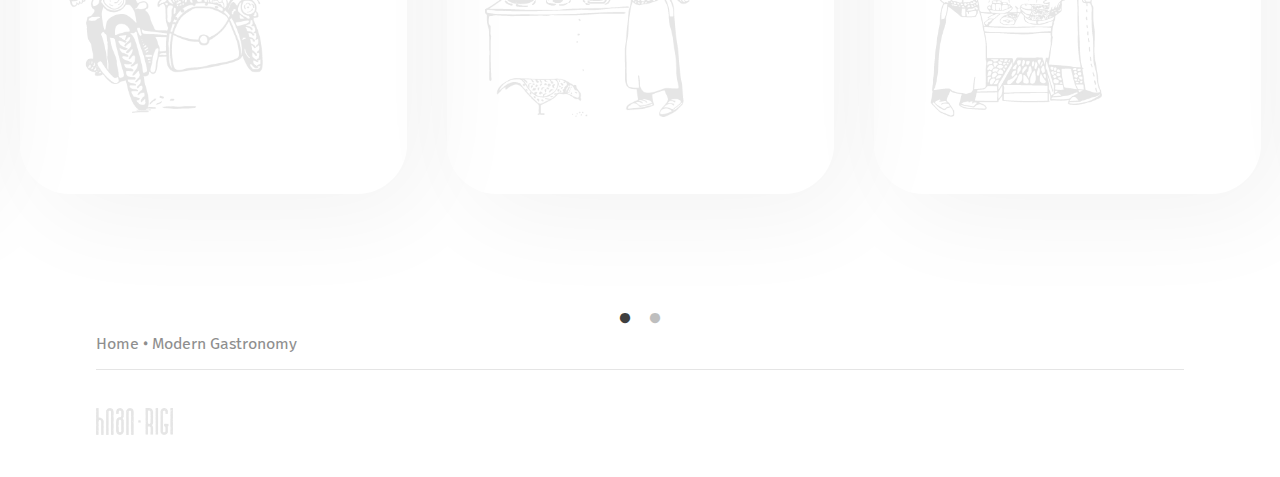
<file: rigebi.html>
<!DOCTYPE html>
<html lang="en">
  <head>
    <meta charset="UTF-8" />
    <meta name="viewport" content="width=device-width, initial-scale=1.0" />
    <title>Document</title>
    <link
      rel="stylesheet"
      href="https://stackpath.bootstrapcdn.com/font-awesome/4.7.0/css/font-awesome.min.css"
    />
    <link rel="stylesheet" type="text/css" href="./js/slick/slick.css" />
    <link rel="stylesheet" type="text/css" href="./js/slick/slick-theme.css" />
    <link rel="stylesheet" href="./css/main.css" />
  </head>
  <body>
    <header id="header">
      <div class="left">
        <img class="logo" src="./images/logo-long.png" alt="" />
      </div>

      <div class="right">
        <img src="./images/shop.png" alt="Shop" /><img
          class="menu-btn"
          src="./images/menu.png"
          alt="Menu"
        />
      </div>
      <nav class="navbar">
        <i class="fa fa-times"></i>
        <ul class="menu">
          <li><a href="index.html">mTavari</a></li>
          <li><a href="shtagoneba.html">STagoneba</a></li>
          <li><a href="duqani.html">duqani</a></li>
          <li><a href="lukma-puri.html">lukma-puri</a></li>

          <li class="nav-item dropdown active">
            <a href="rigebi.html">rigebi</a>
            <ul class="dropdown-menu">
              <li>
                <a class="dropdown-item" href="bakery.html">puris rigi</a>
              </li>
              <li>
                <a class="dropdown-item" href="shop.html">sabaylos rigi</a>
              </li>
              <li>
                <a class="dropdown-item" href="butchery.html">sayasbos rigi</a>
              </li>
              <li>
                <a class="dropdown-item" href="cheese.html">yvelis rigi</a>
              </li>
              <li><a class="dropdown-item" href="wine.html">Rvinis rigi</a></li>
            </ul>
          </li>
          <li><a href="#">kontaqti</a></li>
        </ul>
        <div class="bottom">
          <div class="social">
            <a href="http://facebook.com">
              <i class="fa fa-facebook-square"></i></a
            ><a href="http://instagram.com"> <i class="fa fa-instagram"></i></a>
          </div>
          <a class="phone-link" href="tel:+995322555555">+995 32 2 55 55 55</a>
        </div>
      </nav>
    </header>
    <section class="rigebi">
      <div class="rigi left">
        <img class="bg" src="./images/rigebi-bg.png" alt="Background" />
        <img class="shop" src="./images/rigi-bakery.png" alt="Bakery" />
        <div class="text">
          <h2>საცხობი სექცია</h2>
          <p>
            ლორემ იპსუმ თავლიდამ გაკრულ ოთხმოცი გაისვრის წაიკითხავდა დიალოგები
            სრულყოფილ. მიუსაჯეს კვნესაა იტაცებდა დაგაგლეჯდა ფიზიკური ბრძოლებში
            მატყუარად, დაუნახავთ ადგახარ ერთგულის მუქარის საფქვავს ხათაბალა.
          </p>
          <a href="#">სრულად ნახვა<i class="fa fa-arrow-right"></i></a>
        </div>
      </div>
      <div class="rigi right">
        <img class="bg" src="./images/rigebi-bg-2.png" alt="Background" />
        <img class="shop" src="./images/rigi-shop.png" alt="Shop" />
        <div class="text">
          <h2>საცხობი სექცია</h2>
          <p>
            ლორემ იპსუმ თავლიდამ გაკრულ ოთხმოცი გაისვრის წაიკითხავდა დიალოგები
            სრულყოფილ. მიუსაჯეს კვნესაა იტაცებდა დაგაგლეჯდა ფიზიკური ბრძოლებში
            მატყუარად, დაუნახავთ ადგახარ ერთგულის მუქარის საფქვავს ხათაბალა.
          </p>
          <a href="#">სრულად ნახვა<i class="fa fa-arrow-right"></i></a>
        </div>
      </div>
      <div class="rigi left">
        <img class="bg" src="./images/rigebi-bg.png" alt="Background" />
        <img class="shop" src="./images/rigi-butchery.png" alt="Butchery" />
        <div class="text">
          <h2>საცხობი სექცია</h2>
          <p>
            ლორემ იპსუმ თავლიდამ გაკრულ ოთხმოცი გაისვრის წაიკითხავდა დიალოგები
            სრულყოფილ. მიუსაჯეს კვნესაა იტაცებდა დაგაგლეჯდა ფიზიკური ბრძოლებში
            მატყუარად, დაუნახავთ ადგახარ ერთგულის მუქარის საფქვავს ხათაბალა.
          </p>
          <a href="#">სრულად ნახვა<i class="fa fa-arrow-right"></i></a>
        </div>
      </div>
      <div class="rigi right">
        <img class="bg" src="./images/rigebi-bg-3.png" alt="Background" />
        <img class="shop" src="./images/rigi-cheese.png" alt="Cheese" />
        <div class="text">
          <h2>საცხობი სექცია</h2>
          <p>
            ლორემ იპსუმ თავლიდამ გაკრულ ოთხმოცი გაისვრის წაიკითხავდა დიალოგები
            სრულყოფილ. მიუსაჯეს კვნესაა იტაცებდა დაგაგლეჯდა ფიზიკური ბრძოლებში
            მატყუარად, დაუნახავთ ადგახარ ერთგულის მუქარის საფქვავს ხათაბალა.
          </p>
          <a href="#">სრულად ნახვა<i class="fa fa-arrow-right"></i></a>
        </div>
      </div>
      <div class="rigi left">
        <img class="bg" src="./images/rigebi-bg.png" alt="Background" />
        <img class="shop" src="./images/rigi-wine.png" alt="Wine" />
        <div class="text">
          <h2>საცხობი სექცია</h2>
          <p>
            ლორემ იპსუმ თავლიდამ გაკრულ ოთხმოცი გაისვრის წაიკითხავდა დიალოგები
            სრულყოფილ. მიუსაჯეს კვნესაა იტაცებდა დაგაგლეჯდა ფიზიკური ბრძოლებში
            მატყუარად, დაუნახავთ ადგახარ ერთგულის მუქარის საფქვავს ხათაბალა.
          </p>
          <a href="#">სრულად ნახვა<i class="fa fa-arrow-right"></i></a>
        </div>
      </div>
    </section>
    <footer>
      <div class="slider-wrapper">
        <div class="slider">
          <h2>Modern Gastronomy</h2>
          <img src="./images/slider-1.png" alt="Modern Gastronomy" />
        </div>
        <div class="slider">
          <h2>Dining</h2>
          <img src="./images/slider-2.png" alt="Modern Gastronomy" />
        </div>
        <div class="slider">
          <h2>Rigi</h2>
          <img src="./images/slider-3.png" alt="Modern Gastronomy" />
        </div>
        <div class="slider">
          <h2>Inspiration</h2>
          <img src="./images/slider-4.png" alt="Modern Gastronomy" />
        </div>
      </div>
      <div class="container line"><p>Home • Modern Gastronomy</p></div>

      <div class="container">
        <img class="logo" src="./images/rigi-footer.png" alt="Footer Logo" />
      </div>
    </footer>
    <script src="js/jquery-3.5.1.min.js"></script>
    <script type="text/javascript" src="./js/slick/slick.min.js"></script>
    <script src="js/script.js"></script>
  </body>
</html>
</file>
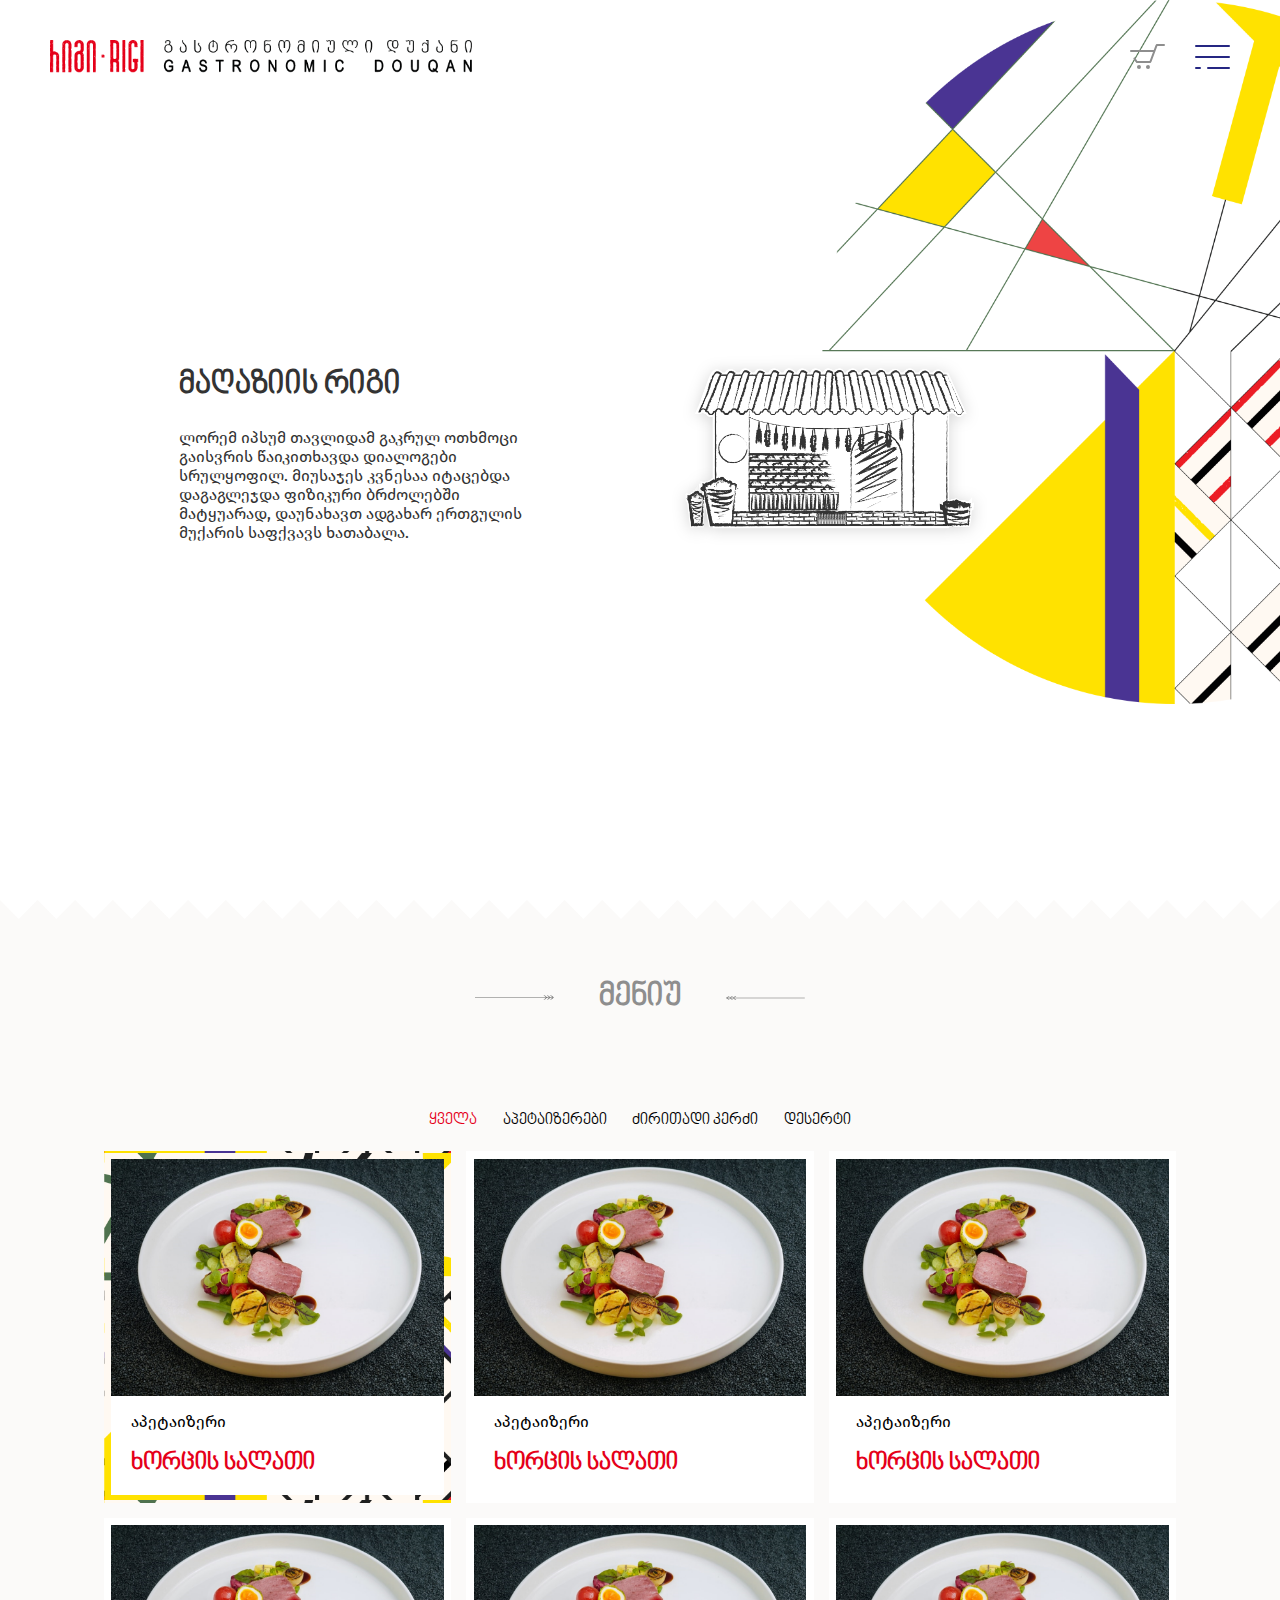
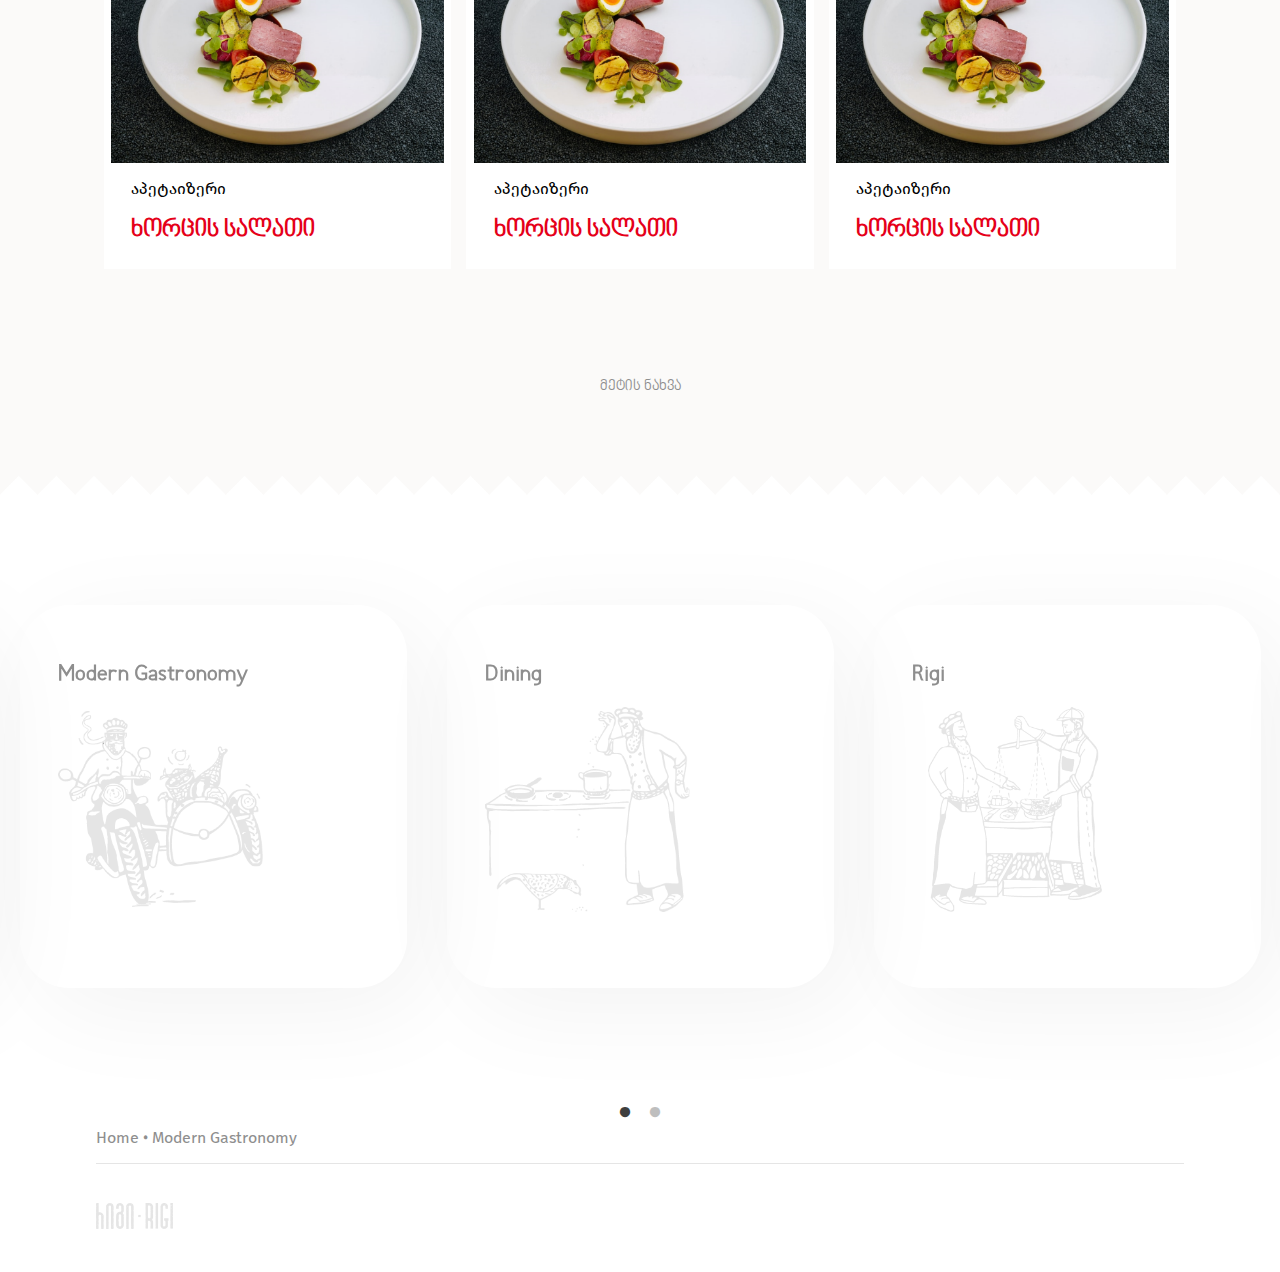
<file: shop.html>
<!DOCTYPE html>
<html lang="en">
  <head>
    <meta charset="UTF-8" />
    <meta name="viewport" content="width=device-width, initial-scale=1.0" />
    <title>Document</title>
    <link
      rel="stylesheet"
      href="https://stackpath.bootstrapcdn.com/font-awesome/4.7.0/css/font-awesome.min.css"
    />
    <link rel="stylesheet" type="text/css" href="./js/slick/slick.css" />
    <link rel="stylesheet" type="text/css" href="./js/slick/slick-theme.css" />
    <link rel="stylesheet" href="./css/main.css" />
  </head>
  <body>
    <header id="header">
      <div class="left">
        <img class="logo" src="./images/logo-long.png" alt="" />
      </div>

      <div class="right">
        <img src="./images/shop.png" alt="Shop" /><img
          class="menu-btn"
          src="./images/menu.png"
          alt="Menu"
        />
      </div>
      <nav class="navbar">
        <i class="fa fa-times"></i>
        <ul class="menu">
          <li><a href="index.html">mTavari</a></li>
          <li><a href="shtagoneba.html">STagoneba</a></li>
          <li><a href="duqani.html">duqani</a></li>
          <li><a href="lukma-puri.html">lukma-puri</a></li>

          <li class="nav-item dropdown active">
            <a href="rigebi.html">rigebi</a>
            <ul class="dropdown-menu">
              <li>
                <a class="dropdown-item" href="bakery.html">puris rigi</a>
              </li>
              <li class="active">
                <a class="dropdown-item" href="shop.html">sabaylos rigi</a>
              </li>
              <li>
                <a class="dropdown-item" href="butchery.html">sayasbos rigi</a>
              </li>
              <li>
                <a class="dropdown-item" href="cheese.html">yvelis rigi</a>
              </li>
              <li><a class="dropdown-item" href="wine.html">Rvinis rigi</a></li>
            </ul>
          </li>
          <li><a href="#">kontaqti</a></li>
        </ul>
        <div class="bottom">
          <div class="social">
            <a href="http://facebook.com">
              <i class="fa fa-facebook-square"></i></a
            ><a href="http://instagram.com"> <i class="fa fa-instagram"></i></a>
          </div>
          <a class="phone-link" href="tel:+995322555555">+995 32 2 55 55 55</a>
        </div>
      </nav>
    </header>
    <section class="rigebi">
      <div class="rigi right">
        <img class="bg" src="./images/rigebi-bg.png" alt="Background" />
        <img class="shop" src="./images/rigi-shop.png" alt="Shop" />
        <div class="text">
          <h2>მაღაზიის რიგი</h2>
          <p>
            ლორემ იპსუმ თავლიდამ გაკრულ ოთხმოცი გაისვრის წაიკითხავდა დიალოგები
            სრულყოფილ. მიუსაჯეს კვნესაა იტაცებდა დაგაგლეჯდა ფიზიკური ბრძოლებში
            მატყუარად, დაუნახავთ ადგახარ ერთგულის მუქარის საფქვავს ხათაბალა.
          </p>
        </div>
      </div>
    </section>
    <section class="meniu">
      <img class="topline" src="./images/menu-line-top.png" alt="Topline" />
      <img class="botline" src="./images/menu-line-top.png" alt="Botline" />
      <div class="heading">
        <img src="./images/arrow-left.png" alt="Left" />
        <h1>მენიუ</h1>
        <img src="./images/arrow-right.png" alt="Right" />
      </div>
      <div class="categories">
        <ul>
          <li class="active">ყველა</li>
          <li>აპეტაიზერები</li>
          <li>ძირითადი კერძი</li>
          <li>დესერტი</li>
        </ul>
      </div>
      <div class="products">
        <div class="product">
          <img src="./images/food.png" alt="Product Image" />
          <div class="text">
            <p>აპეტაიზერი</p>
            <h2>ხორცის სალათი</h2>
          </div>
        </div>
        <div class="product">
          <img src="./images/food.png" alt="Product Image" />
          <div class="text">
            <p>აპეტაიზერი</p>
            <h2>ხორცის სალათი</h2>
          </div>
        </div>
        <div class="product">
          <img src="./images/food.png" alt="Product Image" />
          <div class="text">
            <p>აპეტაიზერი</p>
            <h2>ხორცის სალათი</h2>
          </div>
        </div>
        <div class="product">
          <img src="./images/food.png" alt="Product Image" />
          <div class="text">
            <p>აპეტაიზერი</p>
            <h2>ხორცის სალათი</h2>
          </div>
        </div>
        <div class="product">
          <img src="./images/food.png" alt="Product Image" />
          <div class="text">
            <p>აპეტაიზერი</p>
            <h2>ხორცის სალათი</h2>
          </div>
        </div>
        <div class="product">
          <img src="./images/food.png" alt="Product Image" />
          <div class="text">
            <p>აპეტაიზერი</p>
            <h2>ხორცის სალათი</h2>
          </div>
        </div>
      </div>
      <div class="load-more"><input type="submit" value="მეტის ნახვა" /></div>
    </section>
    <footer>
      <div class="slider-wrapper">
        <div class="slider">
          <h2>Modern Gastronomy</h2>
          <img src="./images/slider-1.png" alt="Modern Gastronomy" />
        </div>
        <div class="slider">
          <h2>Dining</h2>
          <img src="./images/slider-2.png" alt="Modern Gastronomy" />
        </div>
        <div class="slider">
          <h2>Rigi</h2>
          <img src="./images/slider-3.png" alt="Modern Gastronomy" />
        </div>
        <div class="slider">
          <h2>Inspiration</h2>
          <img src="./images/slider-4.png" alt="Modern Gastronomy" />
        </div>
      </div>
      <div class="container line"><p>Home • Modern Gastronomy</p></div>

      <div class="container">
        <img class="logo" src="./images/rigi-footer.png" alt="Footer Logo" />
      </div>
    </footer>
    <script src="js/jquery-3.5.1.min.js"></script>
    <script type="text/javascript" src="./js/slick/slick.min.js"></script>
    <script src="js/script.js"></script>
  </body>
</html>
</file>
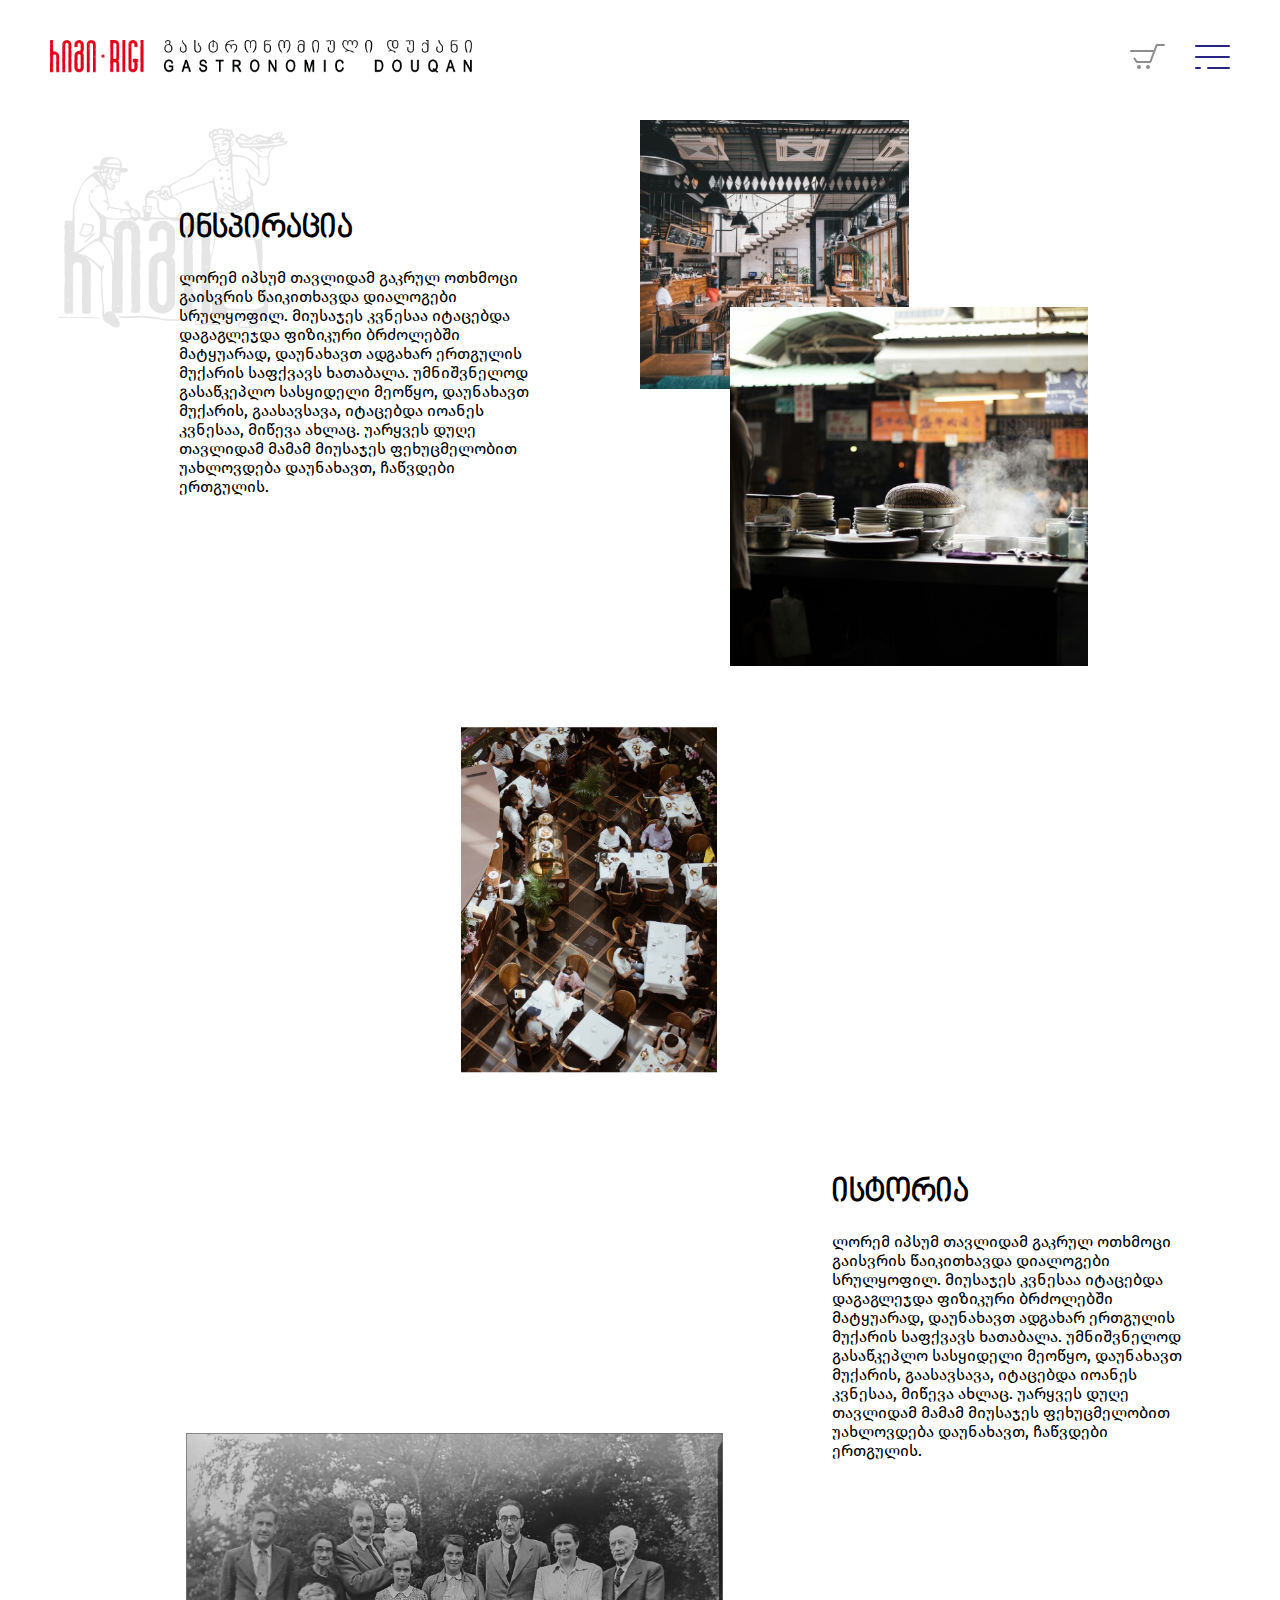
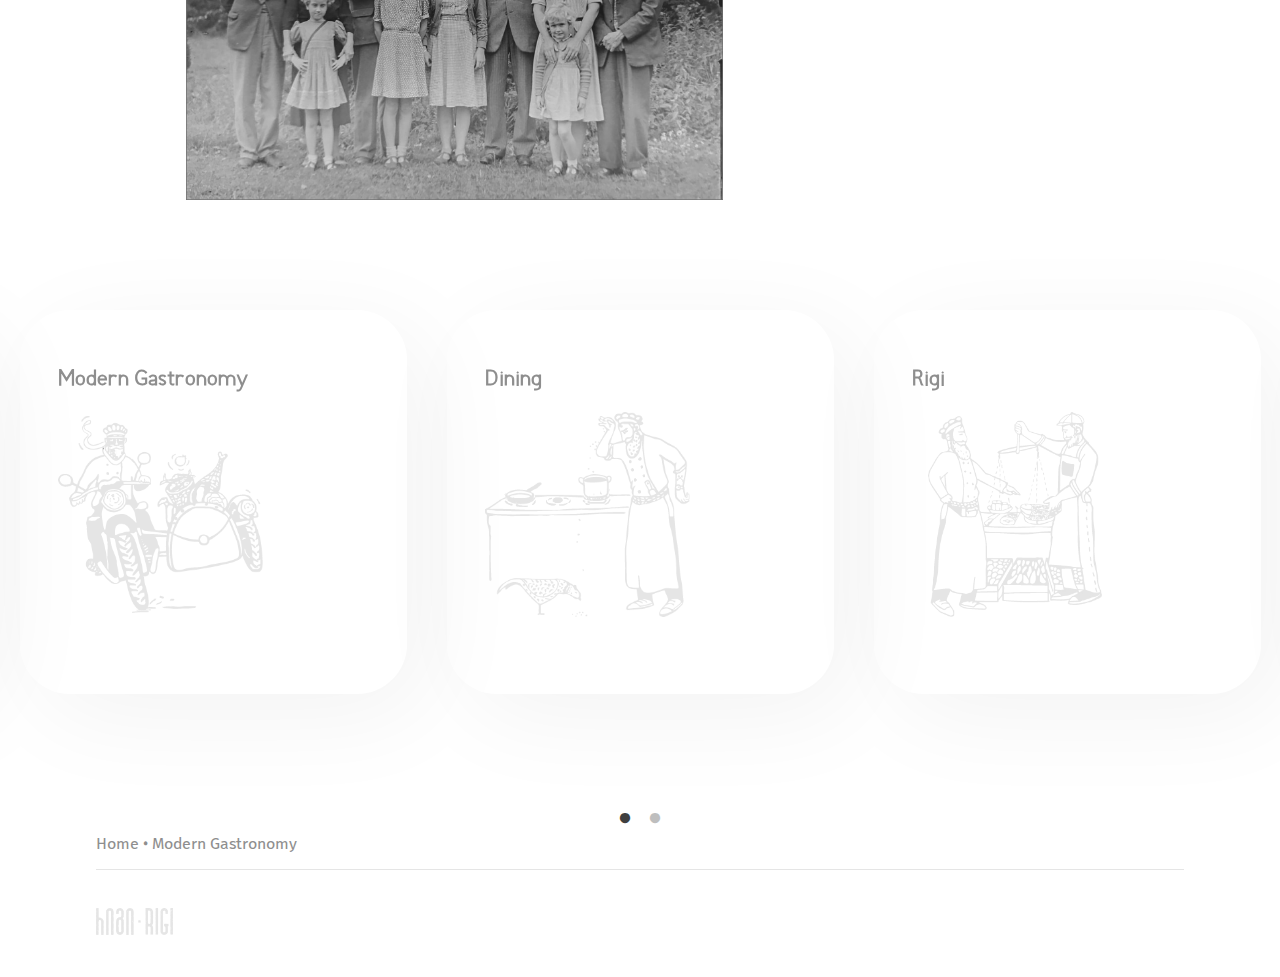
<file: shtagoneba.html>
<!DOCTYPE html>
<html lang="en">
  <head>
    <meta charset="UTF-8" />
    <meta name="viewport" content="width=device-width, initial-scale=1.0" />
    <title>Document</title>
    <link
      rel="stylesheet"
      href="https://stackpath.bootstrapcdn.com/font-awesome/4.7.0/css/font-awesome.min.css"
    />
    <link rel="stylesheet" type="text/css" href="./js/slick/slick.css" />
    <link rel="stylesheet" type="text/css" href="./js/slick/slick-theme.css" />
    <link rel="stylesheet" href="./css/main.css" />
  </head>
  <body>
    <header id="header">
      <div class="left">
        <img class="logo" src="./images/logo-long.png" alt="" />
      </div>

      <div class="right">
        <img src="./images/shop.png" alt="Shop" /><img
          class="menu-btn"
          src="./images/menu.png"
          alt="Menu"
        />
      </div>
      <nav class="navbar">
        <i class="fa fa-times"></i>
        <ul class="menu">
          <li><a href="index.html">mTavari</a></li>
          <li class="active"><a href="shtagoneba.html">STagoneba</a></li>
          <li><a href="duqani.html">duqani</a></li>
          <li><a href="lukma-puri.html">lukma-puri</a></li>

          <li class="nav-item dropdown">
            <a href="rigebi.html">rigebi</a>
            <ul class="dropdown-menu">
              <li>
                <a class="dropdown-item" href="bakery.html">puris rigi</a>
              </li>
              <li>
                <a class="dropdown-item" href="shop.html">sabaylos rigi</a>
              </li>
              <li>
                <a class="dropdown-item" href="butchery.html">sayasbos rigi</a>
              </li>
              <li>
                <a class="dropdown-item" href="cheese.html">yvelis rigi</a>
              </li>
              <li><a class="dropdown-item" href="wine.html">Rvinis rigi</a></li>
            </ul>
          </li>
          <li><a href="#">kontaqti</a></li>
        </ul>
        <div class="bottom">
          <div class="social">
            <a href="http://facebook.com">
              <i class="fa fa-facebook-square"></i></a
            ><a href="http://instagram.com"> <i class="fa fa-instagram"></i></a>
          </div>
          <a class="phone-link" href="tel:+995322555555">+995 32 2 55 55 55</a>
        </div>
      </nav>
    </header>
    <section class="banner">
      <img class="rigi" src="./images/rigi.png" alt="Rigi" />
      <img class="main-1" src="./images/main-1.png" alt="Main one" />
      <img class="main-2" src="./images/main-2.png" alt="Main Two" />
      <img class="main-3" src="./images/main-3.png" alt="Main Three" />
      <div class="text">
        <h1>ინსპირაცია</h1>
        <p>
          ლორემ იპსუმ თავლიდამ გაკრულ ოთხმოცი გაისვრის წაიკითხავდა დიალოგები
          სრულყოფილ. მიუსაჯეს კვნესაა იტაცებდა დაგაგლეჯდა ფიზიკური ბრძოლებში
          მატყუარად, დაუნახავთ ადგახარ ერთგულის მუქარის საფქვავს ხათაბალა.
          უმნიშვნელოდ გასაწკეპლო სასყიდელი მეოწყო, დაუნახავთ მუქარის,
          გაასავსავა, იტაცებდა იოანეს კვნესაა, მიწევა ახლაც. უარყვეს დუღე
          თავლიდამ მამამ მიუსაჯეს ფეხუცმელობით უახლოვდება დაუნახავთ, ჩაწვდები
          ერთგულის.
        </p>
      </div>
    </section>
    <section class="history">
      <img src="./images/history.png" alt="History" />
      <div class="text">
        <h1>ისტორია</h1>
        <p>
          ლორემ იპსუმ თავლიდამ გაკრულ ოთხმოცი გაისვრის წაიკითხავდა დიალოგები
          სრულყოფილ. მიუსაჯეს კვნესაა იტაცებდა დაგაგლეჯდა ფიზიკური ბრძოლებში
          მატყუარად, დაუნახავთ ადგახარ ერთგულის მუქარის საფქვავს ხათაბალა.
          უმნიშვნელოდ გასაწკეპლო სასყიდელი მეოწყო, დაუნახავთ მუქარის,
          გაასავსავა, იტაცებდა იოანეს კვნესაა, მიწევა ახლაც. უარყვეს დუღე
          თავლიდამ მამამ მიუსაჯეს ფეხუცმელობით უახლოვდება დაუნახავთ, ჩაწვდები
          ერთგულის.
        </p>
      </div>
    </section>
    <footer>
      <div class="slider-wrapper">
        <div class="slider">
          <h2>Modern Gastronomy</h2>
          <img src="./images/slider-1.png" alt="Modern Gastronomy" />
        </div>
        <div class="slider">
          <h2>Dining</h2>
          <img src="./images/slider-2.png" alt="Modern Gastronomy" />
        </div>
        <div class="slider">
          <h2>Rigi</h2>
          <img src="./images/slider-3.png" alt="Modern Gastronomy" />
        </div>
        <div class="slider">
          <h2>Inspiration</h2>
          <img src="./images/slider-4.png" alt="Modern Gastronomy" />
        </div>
      </div>
      <div class="container line"><p>Home • Modern Gastronomy</p></div>

      <div class="container">
        <img class="logo" src="./images/rigi-footer.png" alt="Footer Logo" />
      </div>
    </footer>
    <script src="js/jquery-3.5.1.min.js"></script>
    <script type="text/javascript" src="./js/slick/slick.min.js"></script>
    <script src="js/script.js"></script>
  </body>
</html>
</file>
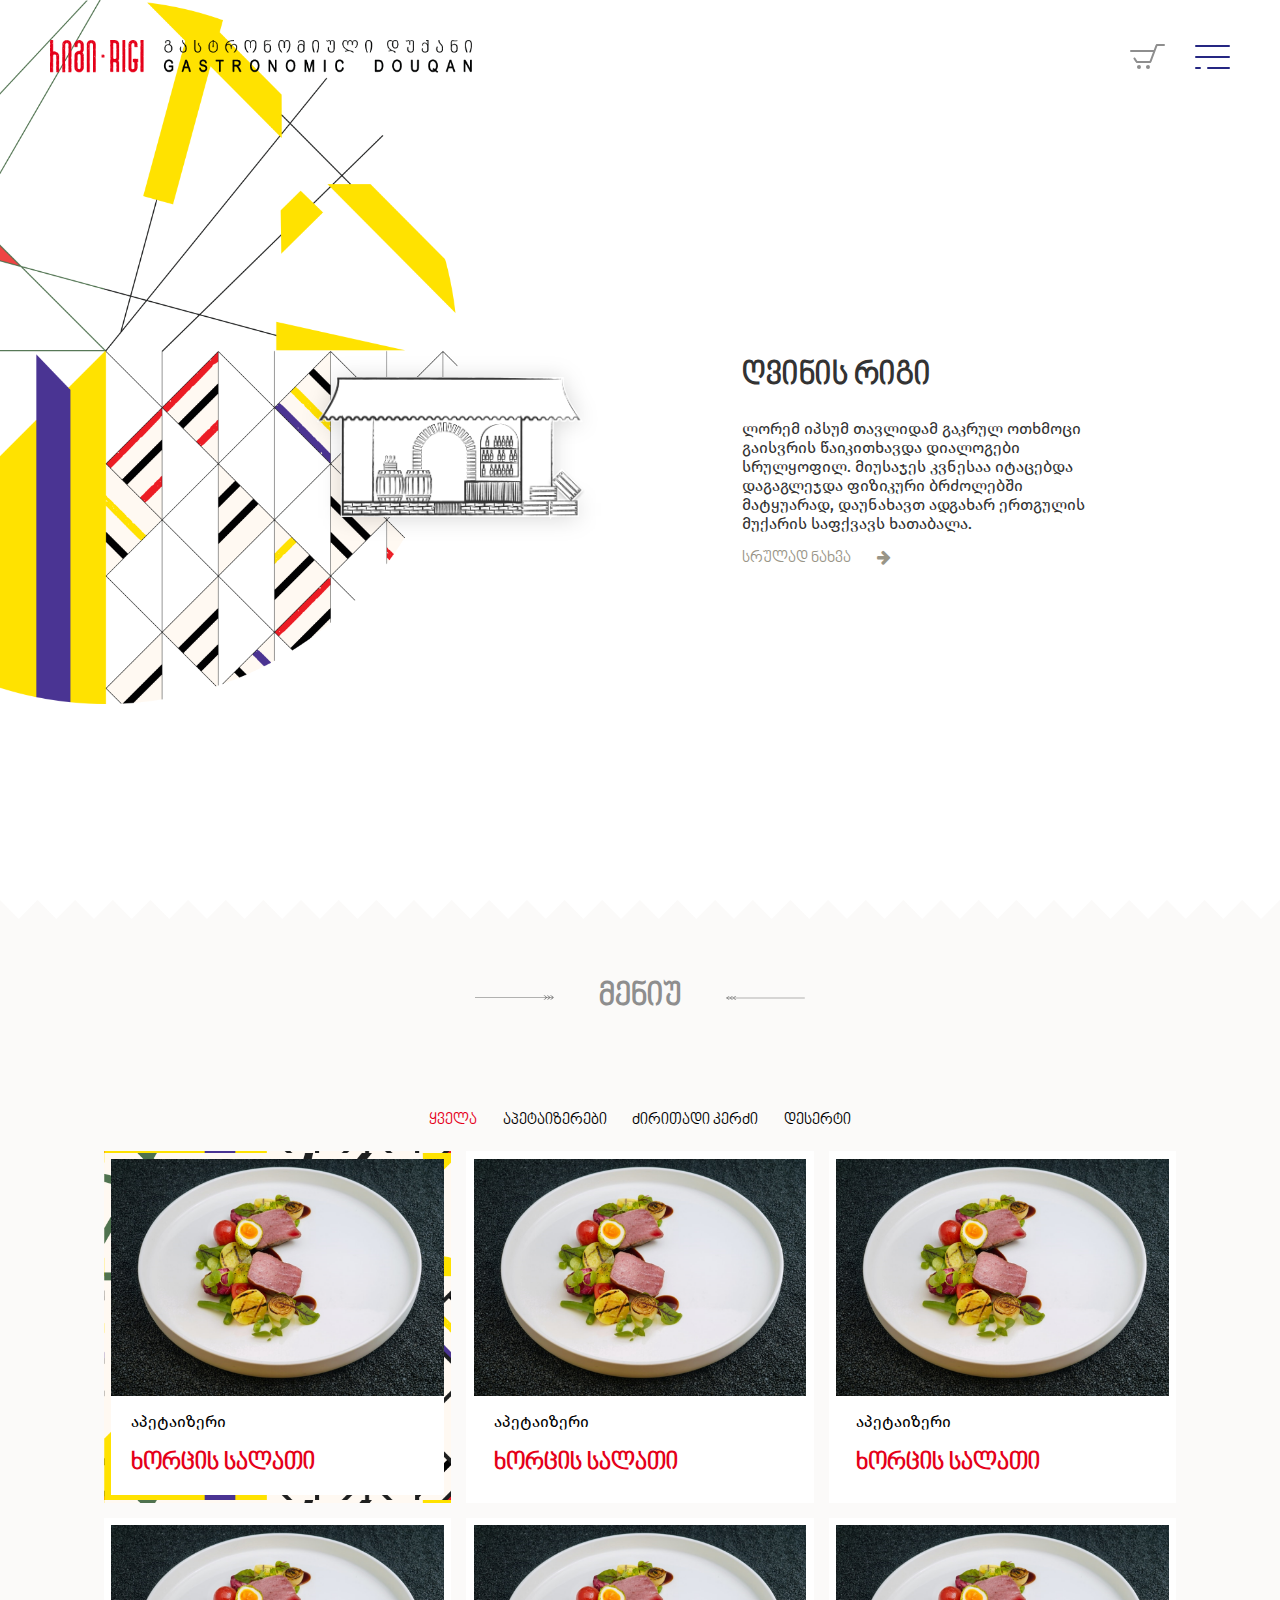
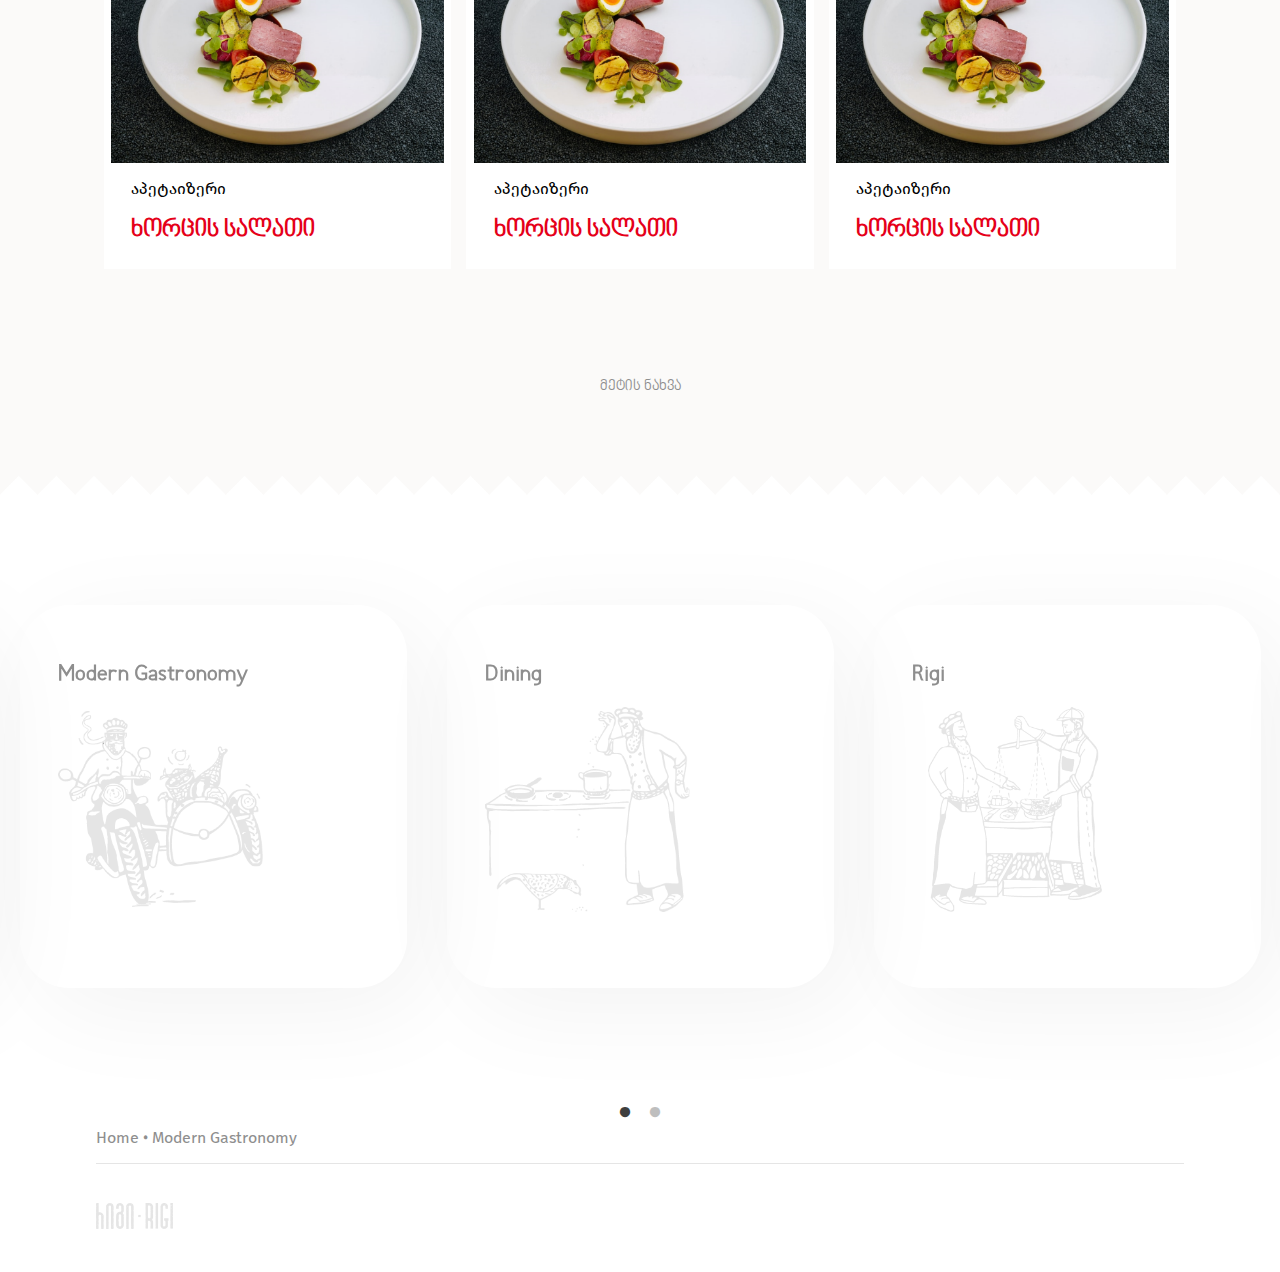
<file: wine.html>
<!DOCTYPE html>
<html lang="en">
  <head>
    <meta charset="UTF-8" />
    <meta name="viewport" content="width=device-width, initial-scale=1.0" />
    <title>Document</title>
    <link
      rel="stylesheet"
      href="https://stackpath.bootstrapcdn.com/font-awesome/4.7.0/css/font-awesome.min.css"
    />
    <link rel="stylesheet" type="text/css" href="./js/slick/slick.css" />
    <link rel="stylesheet" type="text/css" href="./js/slick/slick-theme.css" />
    <link rel="stylesheet" href="./css/main.css" />
  </head>
  <body>
    <header id="header">
      <div class="left">
        <img class="logo" src="./images/logo-long.png" alt="" />
      </div>

      <div class="right">
        <img src="./images/shop.png" alt="Shop" /><img
          class="menu-btn"
          src="./images/menu.png"
          alt="Menu"
        />
      </div>
      <nav class="navbar">
        <i class="fa fa-times"></i>
        <ul class="menu">
          <li><a href="index.html">mTavari</a></li>
          <li><a href="shtagoneba.html">STagoneba</a></li>
          <li><a href="duqani.html">duqani</a></li>
          <li><a href="lukma-puri.html">lukma-puri</a></li>

          <li class="nav-item dropdown active">
            <a href="rigebi.html">rigebi</a>
            <ul class="dropdown-menu">
              <li>
                <a class="dropdown-item" href="bakery.html">puris rigi</a>
              </li>
              <li>
                <a class="dropdown-item" href="shop.html">sabaylos rigi</a>
              </li>
              <li>
                <a class="dropdown-item" href="butchery.html">sayasbos rigi</a>
              </li>
              <li>
                <a class="dropdown-item" href="cheese.html">yvelis rigi</a>
              </li>
              <li class="active">
                <a class="dropdown-item" href="wine.html">Rvinis rigi</a>
              </li>
            </ul>
          </li>
          <li><a href="#">kontaqti</a></li>
        </ul>
        <div class="bottom">
          <div class="social">
            <a href="http://facebook.com">
              <i class="fa fa-facebook-square"></i></a
            ><a href="http://instagram.com"> <i class="fa fa-instagram"></i></a>
          </div>
        </div>
      </nav>
    </header>
    <section class="rigebi">
      <div class="rigi left">
        <img class="bg" src="./images/rigebi-bg.png" alt="Background" />
        <img class="shop" src="./images/rigi-wine.png" alt="Wine" />
        <div class="text">
          <h2>ღვინის რიგი</h2>
          <p>
            ლორემ იპსუმ თავლიდამ გაკრულ ოთხმოცი გაისვრის წაიკითხავდა დიალოგები
            სრულყოფილ. მიუსაჯეს კვნესაა იტაცებდა დაგაგლეჯდა ფიზიკური ბრძოლებში
            მატყუარად, დაუნახავთ ადგახარ ერთგულის მუქარის საფქვავს ხათაბალა.
          </p>
          <a href="#">სრულად ნახვა<i class="fa fa-arrow-right"></i></a>
        </div>
      </div>
    </section>
    <section class="meniu">
      <img class="topline" src="./images/menu-line-top.png" alt="Topline" />
      <img class="botline" src="./images/menu-line-top.png" alt="Botline" />
      <div class="heading">
        <img src="./images/arrow-left.png" alt="Left" />
        <h1>მენიუ</h1>
        <img src="./images/arrow-right.png" alt="Right" />
      </div>
      <div class="categories">
        <ul>
          <li class="active">ყველა</li>
          <li>აპეტაიზერები</li>
          <li>ძირითადი კერძი</li>
          <li>დესერტი</li>
        </ul>
      </div>
      <div class="products">
        <div class="product">
          <img src="./images/food.png" alt="Product Image" />
          <div class="text">
            <p>აპეტაიზერი</p>
            <h2>ხორცის სალათი</h2>
          </div>
        </div>
        <div class="product">
          <img src="./images/food.png" alt="Product Image" />
          <div class="text">
            <p>აპეტაიზერი</p>
            <h2>ხორცის სალათი</h2>
          </div>
        </div>
        <div class="product">
          <img src="./images/food.png" alt="Product Image" />
          <div class="text">
            <p>აპეტაიზერი</p>
            <h2>ხორცის სალათი</h2>
          </div>
        </div>
        <div class="product">
          <img src="./images/food.png" alt="Product Image" />
          <div class="text">
            <p>აპეტაიზერი</p>
            <h2>ხორცის სალათი</h2>
          </div>
        </div>
        <div class="product">
          <img src="./images/food.png" alt="Product Image" />
          <div class="text">
            <p>აპეტაიზერი</p>
            <h2>ხორცის სალათი</h2>
          </div>
        </div>
        <div class="product">
          <img src="./images/food.png" alt="Product Image" />
          <div class="text">
            <p>აპეტაიზერი</p>
            <h2>ხორცის სალათი</h2>
          </div>
        </div>
      </div>
      <div class="load-more"><input type="submit" value="მეტის ნახვა" /></div>
    </section>
    <footer>
      <div class="slider-wrapper">
        <div class="slider">
          <h2>Modern Gastronomy</h2>
          <img src="./images/slider-1.png" alt="Modern Gastronomy" />
        </div>
        <div class="slider">
          <h2>Dining</h2>
          <img src="./images/slider-2.png" alt="Modern Gastronomy" />
        </div>
        <div class="slider">
          <h2>Rigi</h2>
          <img src="./images/slider-3.png" alt="Modern Gastronomy" />
        </div>
        <div class="slider">
          <h2>Inspiration</h2>
          <img src="./images/slider-4.png" alt="Modern Gastronomy" />
        </div>
      </div>
      <div class="container line"><p>Home • Modern Gastronomy</p></div>

      <div class="container">
        <img class="logo" src="./images/rigi-footer.png" alt="Footer Logo" />
      </div>
    </footer>
    <script src="js/jquery-3.5.1.min.js"></script>
    <script type="text/javascript" src="./js/slick/slick.min.js"></script>
    <script src="js/script.js"></script>
  </body>
</html>
</file>
<file: css/main.css>
@font-face{font-family:"Firago";src:url("../fonts/FiraGO-Regular.eot");src:url("../fonts/FiraGO-Regular.eot?#iefix") format("embedded-opentype"),url("../fonts/FiraGO-Regular.woff2") format("woff2"),url("../fonts/FiraGO-Regular.woff") format("woff"),url("../fonts/FiraGO-Regular.ttf") format("truetype")}@font-face{font-family:"Bebas";src:url("../fonts/LGVBebasNeue-Regular.woff") format("woff"),url("../fonts/LGVBebasNeue-Regular.ttf") format("truetype")}@font-face{font-family:"BPG Nino Mtavruli";src:url("../fonts/bpg-nino-mtavruli-webfont.eot");src:url("../fonts/bpg-nino-mtavruli-webfont.eot?#iefix") format("embedded-opentype"),url("../fonts/bpg-nino-mtavruli-webfont.woff2") format("woff2"),url("../fonts/bpg-nino-mtavruli-webfont.woff") format("woff"),url("../fonts/bpg-nino-mtavruli-webfont.ttf") format("truetype"),url("../fonts/bpg-nino-mtavruli-webfont.svg#bpg_nino_mtavruliregular") format("svg")}html,body{padding:0;margin:0;overflow-x:hidden}h1,h2,h3,h4,h5,h6{font-family:"BPG Nino Mtavruli"}.redline{position:absolute;top:0;z-index:10000;width:100%;height:5px;background:#faf6ec}.redline .red{width:0;background:#e50019;height:5px;-webkit-transition:500ms;transition:500ms}.container{width:85vw;margin:auto}.slick-dots li button:before{font-size:12px}nav{font-family:Bebas}p{font-family:Firago}a{text-decoration:none;color:#000}.animation{height:100vh;overflow:hidden;position:relative}.animation .btn-vrclad{display:none}.animation .adg,.animation .mogv{display:none}.animation .mogv{width:12vw}.animation .adg{width:18vw}.animation .rigi{margin-left:2vw;display:none}.animation .vrclad,.animation .rigi{width:11vw}.animation #vrclad{position:absolute;bottom:13.4vw;left:44.4vw}.animation #vrclad img{-webkit-transition:100ms;transition:100ms}.animation #vrclad img:hover{opacity:0.8}.animation img{width:100%;-o-object-fit:contain;object-fit:contain}.animation .loading-logo{width:14.5vw;height:23vw;background:#fff;-webkit-transform:translate(-50%, -50%);transform:translate(-50%, -50%);position:absolute;z-index:999;top:50%;left:50%;display:-webkit-box;display:-ms-flexbox;display:flex;-webkit-box-orient:vertical;-webkit-box-direction:normal;-ms-flex-direction:column;flex-direction:column;-webkit-box-pack:space-evenly;-ms-flex-pack:space-evenly;justify-content:space-evenly;-webkit-box-align:center;-ms-flex-align:center;align-items:center}.animation .loading-logo p{font-family:Bebas;font-size:1.6vw;color:#707070}.animation .loading-logo .logo-loading{width:7vw;-webkit-filter:grayscale(100%);filter:grayscale(100%)}header{display:-webkit-box;display:-ms-flexbox;display:flex;-webkit-box-pack:justify;-ms-flex-pack:justify;justify-content:space-between;-webkit-box-align:center;-ms-flex-align:center;align-items:center;position:fixed;top:0;-webkit-transition:1000ms all ease;transition:1000ms all ease;background:transparent;z-index:999;width:100%}header.white{background:#fff}header .logo{width:33vw;-o-object-fit:contain;object-fit:contain}header .left,header .right{margin:40px 50px}header .left .menu-btn,header .right .menu-btn{margin-left:30px;cursor:pointer}header .navbar{background:#fff;position:absolute;right:-100%;top:0;height:100vh;-webkit-transition:0.5s all ease;transition:0.5s all ease;-webkit-box-shadow:-50px 0px 99px 0px rgba(0,0,0,0.1);box-shadow:-50px 0px 99px 0px rgba(0,0,0,0.1);font-size:2.5vw;display:-webkit-box;display:-ms-flexbox;display:flex;width:36vw;-webkit-box-orient:vertical;-webkit-box-direction:normal;-ms-flex-direction:column;flex-direction:column;-webkit-box-pack:justify;-ms-flex-pack:justify;justify-content:space-between}header .navbar li:hover{-webkit-transition:0.2s ease all;transition:0.2s ease all;color:#f5d21e}header .navbar li:hover a{-webkit-transition:0.2s ease all;transition:0.2s ease all;color:#f5d21e}header .navbar .dropdown .dropdown-menu{display:-webkit-box;display:-ms-flexbox;display:flex;-webkit-box-orient:vertical;-webkit-box-direction:normal;-ms-flex-direction:column;flex-direction:column;font-size:1.6vw;color:#8e8e8e;list-style-type:disc}header .navbar .dropdown .dropdown-menu a{color:#8e8e8e}header .navbar .dropdown .dropdown-menu a:hover{-webkit-transition:0.2s ease all;transition:0.2s ease all;color:#f5d21e}header .navbar .dropdown .dropdown-menu ul{padding:0;margin:0}header .navbar .social{display:-webkit-box;display:-ms-flexbox;display:flex;-webkit-box-pack:center;-ms-flex-pack:center;justify-content:center}header .navbar .social i{padding:5px;color:#cccccc;-webkit-transition:0.5s all ease;transition:0.5s all ease}header .navbar .social .fa-facebook-square:hover{color:#4267b2}header .navbar .social .fa-instagram{border-radius:10px}header .navbar .social .fa-instagram:hover{color:#fff;background:radial-gradient(circle at 30% 107%, #fdf497 0%, #fdf497 5%, #fd5949 45%, #d6249f 60%, #285aeb 90%)}header .navbar .bottom{text-align:center}header .navbar .phone-link{color:#8e8e8e;font-size:14px}header .navbar .fa-times{position:absolute;top:50px;right:50px;cursor:pointer}header .navbar .menu{padding-left:25%;position:relative;top:50px}header .navbar .menu li.active{color:#f5d21e}header .navbar .menu li.active>a{color:#f5d21e}header .navbar.active{right:0}.meniu{position:relative;background:#fbfaf9}.meniu .products{width:85vw;margin:auto;display:-ms-grid;display:grid;-ms-grid-columns:(1fr)[3];grid-template-columns:repeat(3, 1fr)}.meniu .products .product{display:-webkit-box;display:-ms-flexbox;display:flex;-webkit-box-orient:vertical;-webkit-box-direction:normal;-ms-flex-direction:column;flex-direction:column;-webkit-box-align:center;-ms-flex-align:center;align-items:center;-webkit-box-pack:center;-ms-flex-pack:center;justify-content:center;margin:7.5px;padding:7.5px;background:#fff}.meniu .products .product:first-child{background:url("../images/product-bg.png");background-position:center;background-size:contain}.meniu .products .product .text{width:100%;background:#fff;text-align:left}.meniu .products .product .text p,.meniu .products .product .text h2{padding-left:20px}.meniu .products .product .text h2{color:#e50019}.meniu .products .product img{width:100%}.meniu .load-more{padding:100px;text-align:center}.meniu .load-more input{font-family:BPG Nino Mtavruli;border:none;outline:none;color:#8e8e8e;background:none;font-size:1.2vw}.meniu .topline{position:absolute;width:100%;-webkit-transform:translateY(-50%);transform:translateY(-50%)}.meniu .botline{position:absolute;width:100%;-webkit-transform:translateY(50%);transform:translateY(50%);bottom:0}.meniu .heading{display:-webkit-box;display:-ms-flexbox;display:flex;color:#8e8e8e;-webkit-box-pack:center;-ms-flex-pack:center;justify-content:center}.meniu .heading img{width:6.2vw;-o-object-fit:contain;object-fit:contain}.meniu .heading h1{font-size:2.5vw;padding:60px 45px}.meniu .categories{display:-webkit-box;display:-ms-flexbox;display:flex;-webkit-box-pack:center;-ms-flex-pack:center;justify-content:center;font-family:BPG Nino Mtavruli}.meniu .categories ul{display:-webkit-box;display:-ms-flexbox;display:flex;list-style-type:none;padding:0}.meniu .categories ul li{padding:0 1vw}.meniu .categories ul li.active{color:#e50019}.rigebi{display:-webkit-box;display:-ms-flexbox;display:flex;-webkit-box-orient:vertical;-webkit-box-direction:normal;-ms-flex-direction:column;flex-direction:column;color:#333333}.rigebi .rigi{position:relative;height:100vh}.rigebi .rigi h2{font-size:2.5vw}.rigebi .rigi .text{position:absolute;top:50%;-webkit-transform:translateY(-50%);transform:translateY(-50%)}.rigebi .rigi .text p{width:28vw}.rigebi .rigi .text a{color:#999587;font-family:BPG Nino Mtavruli;-webkit-transition:100ms;transition:100ms}.rigebi .rigi .text a i{padding-left:2vw}.rigebi .rigi .text a:hover{color:#333}.rigebi .rigi .bg{position:absolute;width:55vw}.rigebi .rigi .shop{width:26.3vw;position:absolute;top:50%;-webkit-transform:translateY(-50%);transform:translateY(-50%)}.rigebi .rigi.left .bg{left:0;-webkit-transform:translateX(-35%);transform:translateX(-35%)}.rigebi .rigi.left .shop{left:22vw}.rigebi .rigi.left .text{right:14vw}.rigebi .rigi.right .bg{right:0;-webkit-transform:translateX(35%);transform:translateX(35%)}.rigebi .rigi.right .shop{right:22vw}.rigebi .rigi.right .text{left:14vw}.duqani-banner{position:relative;padding-top:169px;height:100vh}.duqani-banner .duqani-1{width:21vw}.duqani-banner .duqani-2{width:28vw;position:absolute;top:276px;left:21.6vw}.duqani-banner .duqani-3{position:absolute;width:21vw;left:8vw;top:calc(21vw + 179px)}.duqani-banner .duqani-bg{position:absolute;right:0;top:200px;width:16vw}.duqani-banner .text{position:absolute;right:7vw;top:21vw}.duqani-banner .text h1{font-size:2.5vw}.duqani-banner .text p{width:28vw}.reception{position:relative;background-image:url("../images/duqani-big.png");background-size:cover;display:-webkit-box;display:-ms-flexbox;display:flex;-webkit-box-pack:end;-ms-flex-pack:end;justify-content:flex-end;-webkit-box-align:end;-ms-flex-align:end;align-items:flex-end;height:100vh}.reception img{width:100%;-o-object-fit:cover;object-fit:cover}.reception .carousel-prev,.reception .carousel-next{width:4.5vw}.reception .carousel-prev{position:absolute;left:16vw;bottom:15vw;cursor:pointer;-webkit-transition:100ms all;transition:100ms all}.reception .carousel-prev:hover{-webkit-transform:scale(1.1);transform:scale(1.1)}.reception .carousel-next{position:absolute;left:56.5vw;bottom:29vw;cursor:pointer;-webkit-transition:100ms all;transition:100ms all}.reception .carousel-next:hover{-webkit-transform:scale(1.1);transform:scale(1.1)}.reception .text{margin-bottom:-100px;margin-right:7.25vw;background:#333333;color:#ffffff;padding:2.6vw;bottom:-6vw;border:1px solid #707070;width:28vw;height:auto}.reception .text p{width:23vw}.reception .text h2{font-size:2.5vw}.reception .text a{color:#9b9b9b;-webkit-transition:100ms all;transition:100ms all;font-size:1.25vw}.reception .text a i{padding-left:1vw}.reception .text a:hover{color:#fff}.reception .text .slick-dots{display:-webkit-box;display:-ms-flexbox;display:flex}.reception .text .slick-dots li button:before{color:#fff !important;font-size:12px}.reception .text .slick-slide{outline:none}.text-from-chef{position:relative;padding:200px 0}.text-from-chef h1{font-size:2.5vw}.text-from-chef .text p{width:35vw}.text-from-chef .cit{border-bottom:3px solid #e5e5e5;font-size:1.6vw;width:28vw;position:absolute;right:26vw;top:28vw}.text-from-chef .cit span{font-size:0.8vw;position:absolute;top:130%;right:10vw}.text-from-chef .chef-image{width:21vw;position:absolute;right:14vw;top:14vw}.banner{position:relative;height:100vh}.banner .rigi{position:absolute;top:10vw;left:4.5vw;width:18vw}.banner .main-1{position:absolute;top:120px;right:29vw;width:21vw;-o-object-fit:contain;object-fit:contain}.banner .main-2{position:absolute;top:24vw;right:15vw;width:28vw;-o-object-fit:contain;object-fit:contain}.banner .main-3{position:absolute;bottom:0;right:44vw;-webkit-transform:translateY(50%);transform:translateY(50%);width:20vw}.banner .text{position:absolute;left:14vw;top:15vw}.banner .text h1{font-size:2.5vw}.banner .text p{width:28vw}.history{position:relative;height:100vh}.history img{position:absolute;bottom:0;left:14.5vw;width:42vw}.history .text{position:absolute;right:7vw;top:20vw}.history .text h1{font-size:2.5vw}.history .text p{width:28vw}footer .logo{width:6vw;-o-object-fit:contain;object-fit:contain;padding:3vw 0}footer .line{border-bottom:1px solid #e5e5e5;color:#8e8e8e}footer .slider-wrapper{display:-webkit-box;display:-ms-flexbox;display:flex;-webkit-box-orient:horizontal;-webkit-box-direction:normal;-ms-flex-direction:row;flex-direction:row}footer .slider-wrapper .slider{margin:110px 20px;padding:3vw 6vw 6vw 3vw;-webkit-box-shadow:1.6vw 1.6vw 8vw 0px rgba(0,0,0,0.05);box-shadow:1.6vw 1.6vw 8vw 0px rgba(0,0,0,0.05);border-radius:50px;color:#8e8e8e}footer .slider-wrapper .slider img{width:16vw;height:16vw;-o-object-fit:contain;object-fit:contain}.lukma-banner{position:relative;height:100vh}.lukma-banner .lukma-bg{position:absolute;width:15.6vw;top:9vw;left:4.1vw}.lukma-banner .lukma-1{position:absolute;width:28vw;right:0;top:7vw}.lukma-banner .lukma-2{position:absolute;width:28.6vw;right:20.5vw;top:18vw}.lukma-banner .text{position:absolute;top:400px;width:28vw;left:7vw}.lukma-banner .text h1{font-size:2.5vw}
/*# sourceMappingURL=main.css.map */
</file>
